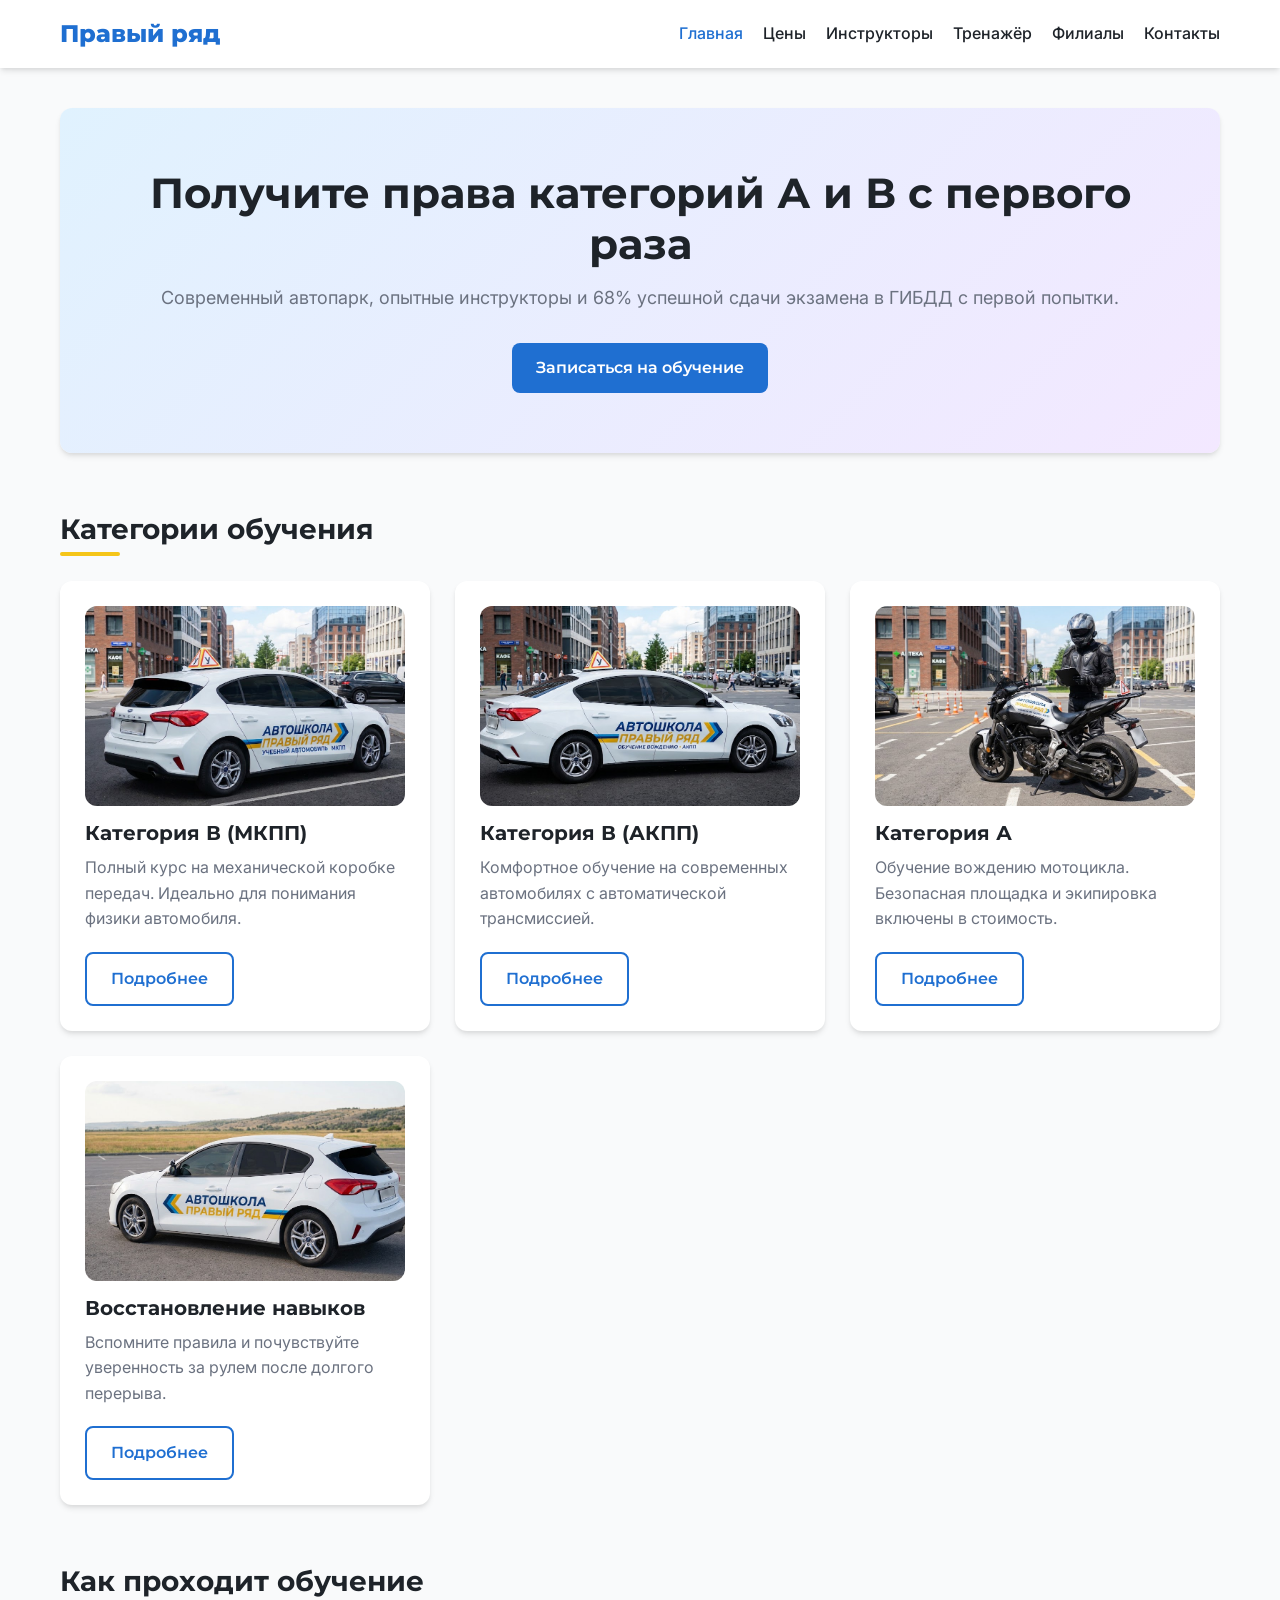
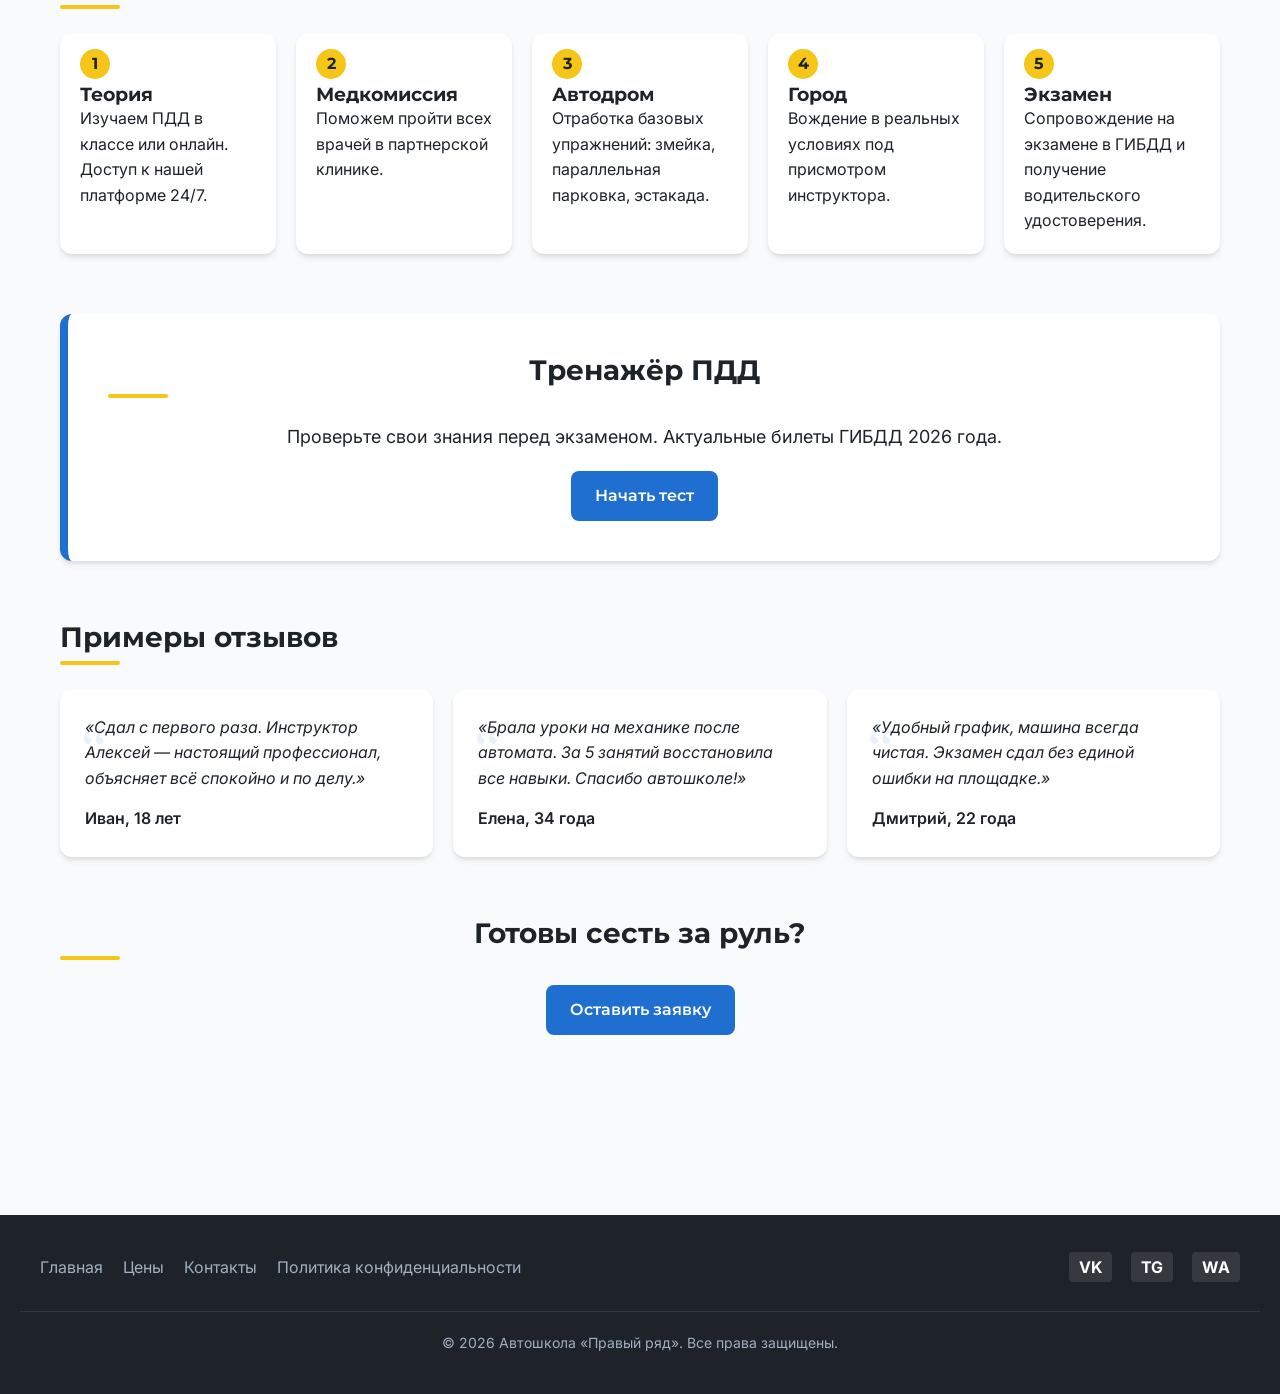
<file: index.html>
<!DOCTYPE html>
<html lang="ru">
<head>
    <meta charset="UTF-8">
    <meta name="viewport" content="width=device-width, initial-scale=1.0">
    <title>Автошкола «Правый ряд» — Обучение на категории А и В</title>
    <meta name="description" content="Обучение вождению категорий А и В. Скидка студентам 15% до 30 ноября.">
    
    <!-- Google tag (gtag.js) -->
    <script async src="https://www.googletagmanager.com/gtag/js?id=G-T5Z8GCK9BQ"></script>
    <script>
      window.dataLayer = window.dataLayer || [];
      function gtag(){dataLayer.push(arguments);}
      gtag('js', new Date());
      gtag('config', 'G-T5Z8GCK9BQ');
    </script>

    <link rel="stylesheet" href="css/style.css">
    <script src="js/utm.js" defer></script>
    <script src="js/analytics.js" defer></script>
</head>
<body>

    <!-- Шапка -->
    <header>
        <div class="header-inner">
            <a href="index.html" class="logo">Правый ряд</a>
            <nav>
                <ul class="nav-list">
                    <li><a href="index.html" class="active">Главная</a></li>
                    <li><a href="prices.html">Цены</a></li>
                    <li><a href="instructors.html">Инструкторы</a></li>
                    <li><a href="pdd-test.html">Тренажёр</a></li>
                    <li><a href="branches.html">Филиалы</a></li>
                    <li><a href="contacts.html">Контакты</a></li>
                </ul>
            </nav>
        </div>
    </header>

    <main class="container">
        
        <!-- Первый экран -->
        <section class="hero">
            <h1>Получите права категорий А и В с первого раза</h1>
            <p>Современный автопарк, опытные инструкторы и 68% успешной сдачи экзамена в ГИБДД с первой попытки.</p>
            <a href="contacts.html" class="btn btn-primary" data-event="cta_click" data-button-name="hero_btn">Записаться на обучение</a>
        </section>

        <!-- Категории -->
        <section class="categories">
            <h2>Категории обучения</h2>
            <div class="cards-grid">
                <div class="card" data-event="view_category" data-category="b_manual">
                    <img src="img/category-b-manual.jpg" alt="Категория В (МКПП)" style="margin-bottom: 15px; height: 200px; object-fit: cover;">
                    <h3>Категория В (МКПП)</h3>
                    <p>Полный курс на механической коробке передач. Идеально для понимания физики автомобиля.</p>
                    <a href="prices.html" class="btn btn-outline">Подробнее</a>
                </div>
                <div class="card" data-event="view_category" data-category="b_auto">
                    <img src="img/category-b-auto.jpg" alt="Категория В (АКПП)" style="margin-bottom: 15px; height: 200px; object-fit: cover;">
                    <h3>Категория В (АКПП)</h3>
                    <p>Комфортное обучение на современных автомобилях с автоматической трансмиссией.</p>
                    <a href="prices.html" class="btn btn-outline">Подробнее</a>
                </div>
                <div class="card" data-event="view_category" data-category="a_moto">
                    <img src="img/category-a-moto.jpg" alt="Категория А" style="margin-bottom: 15px; height: 200px; object-fit: cover;">
                    <h3>Категория А</h3>
                    <p>Обучение вождению мотоцикла. Безопасная площадка и экипировка включены в стоимость.</p>
                    <a href="prices.html" class="btn btn-outline">Подробнее</a>
                </div>
                <div class="card" data-event="view_category" data-category="refresh">
                    <img src="img/category-refresh.jpg" alt="Восстановление навыков" style="margin-bottom: 15px; height: 200px; object-fit: cover;">
                    <h3>Восстановление навыков</h3>
                    <p>Вспомните правила и почувствуйте уверенность за рулем после долгого перерыва.</p>
                    <a href="prices.html" class="btn btn-outline">Подробнее</a>
                </div>
            </div>
        </section>

        <!-- Как проходит обучение -->
        <section class="how-it-works">
            <h2>Как проходит обучение</h2>
            <div class="steps">
                <div class="step-item">
                    <h3>Теория</h3>
                    <p>Изучаем ПДД в классе или онлайн. Доступ к нашей платформе 24/7.</p>
                </div>
                <div class="step-item">
                    <h3>Медкомиссия</h3>
                    <p>Поможем пройти всех врачей в партнерской клинике.</p>
                </div>
                <div class="step-item">
                    <h3>Автодром</h3>
                    <p>Отработка базовых упражнений: змейка, параллельная парковка, эстакада.</p>
                </div>
                <div class="step-item">
                    <h3>Город</h3>
                    <p>Вождение в реальных условиях под присмотром инструктора.</p>
                </div>
                <div class="step-item">
                    <h3>Экзамен</h3>
                    <p>Сопровождение на экзамене в ГИБДД и получение водительского удостоверения.</p>
                </div>
            </div>
        </section>

        <!-- Тренажер ПДД -->
        <section class="trainer">
            <h2>Тренажёр ПДД</h2>
            <p>Проверьте свои знания перед экзаменом. Актуальные билеты ГИБДД 2026 года.</p>
            <a href="pdd-test.html" class="btn btn-primary" data-event="pdd_test_start" data-page_section="main">Начать тест</a>
        </section>

        <!-- Отзывы -->
        <section class="reviews">
            <h2>Примеры отзывов</h2>
            <div class="reviews-list">
                <div class="review">
                    <p>«Сдал с первого раза. Инструктор Алексей — настоящий профессионал, объясняет всё спокойно и по делу.»</p>
                    <div class="review-author">Иван, 18 лет</div>
                </div>
                <div class="review">
                    <p>«Брала уроки на механике после автомата. За 5 занятий восстановила все навыки. Спасибо автошколе!»</p>
                    <div class="review-author">Елена, 34 года</div>
                </div>
                <div class="review">
                    <p>«Удобный график, машина всегда чистая. Экзамен сдал без единой ошибки на площадке.»</p>
                    <div class="review-author">Дмитрий, 22 года</div>
                </div>
            </div>
        </section>

        <!-- Повторный призыв -->
        <section class="cta-bottom" style="text-align: center; margin-top: 40px;">
            <h2>Готовы сесть за руль?</h2>
            <a href="contacts.html" class="btn btn-primary" data-event="cta_click" data-button-name="bottom_btn">Оставить заявку</a>
        </section>

    </main>

    <!-- Подвал -->
    <footer>
        <div class="footer-inner">
            <div class="footer-nav">
                <a href="index.html">Главная</a>
                <a href="prices.html">Цены</a>
                <a href="contacts.html">Контакты</a>
                <a href="privacy.html">Политика конфиденциальности</a>
            </div>
            <div class="social-icons">
                <a href="https://vk.com/pravy_ryad" target="_blank" data-event="social_click" data-page_section="footer">VK</a>
                <a href="https://t.me/pravy_ryad" target="_blank" data-event="social_click" data-page_section="footer">TG</a>
                <a href="https://wa.me/79991234567" target="_blank" data-event="social_click" data-page_section="footer">WA</a>
            </div>
        </div>
        <div class="footer-bottom">
            &copy; 2026 Автошкола «Правый ряд». Все права защищены.
        </div>
    </footer>

</body>
</html>
</file>
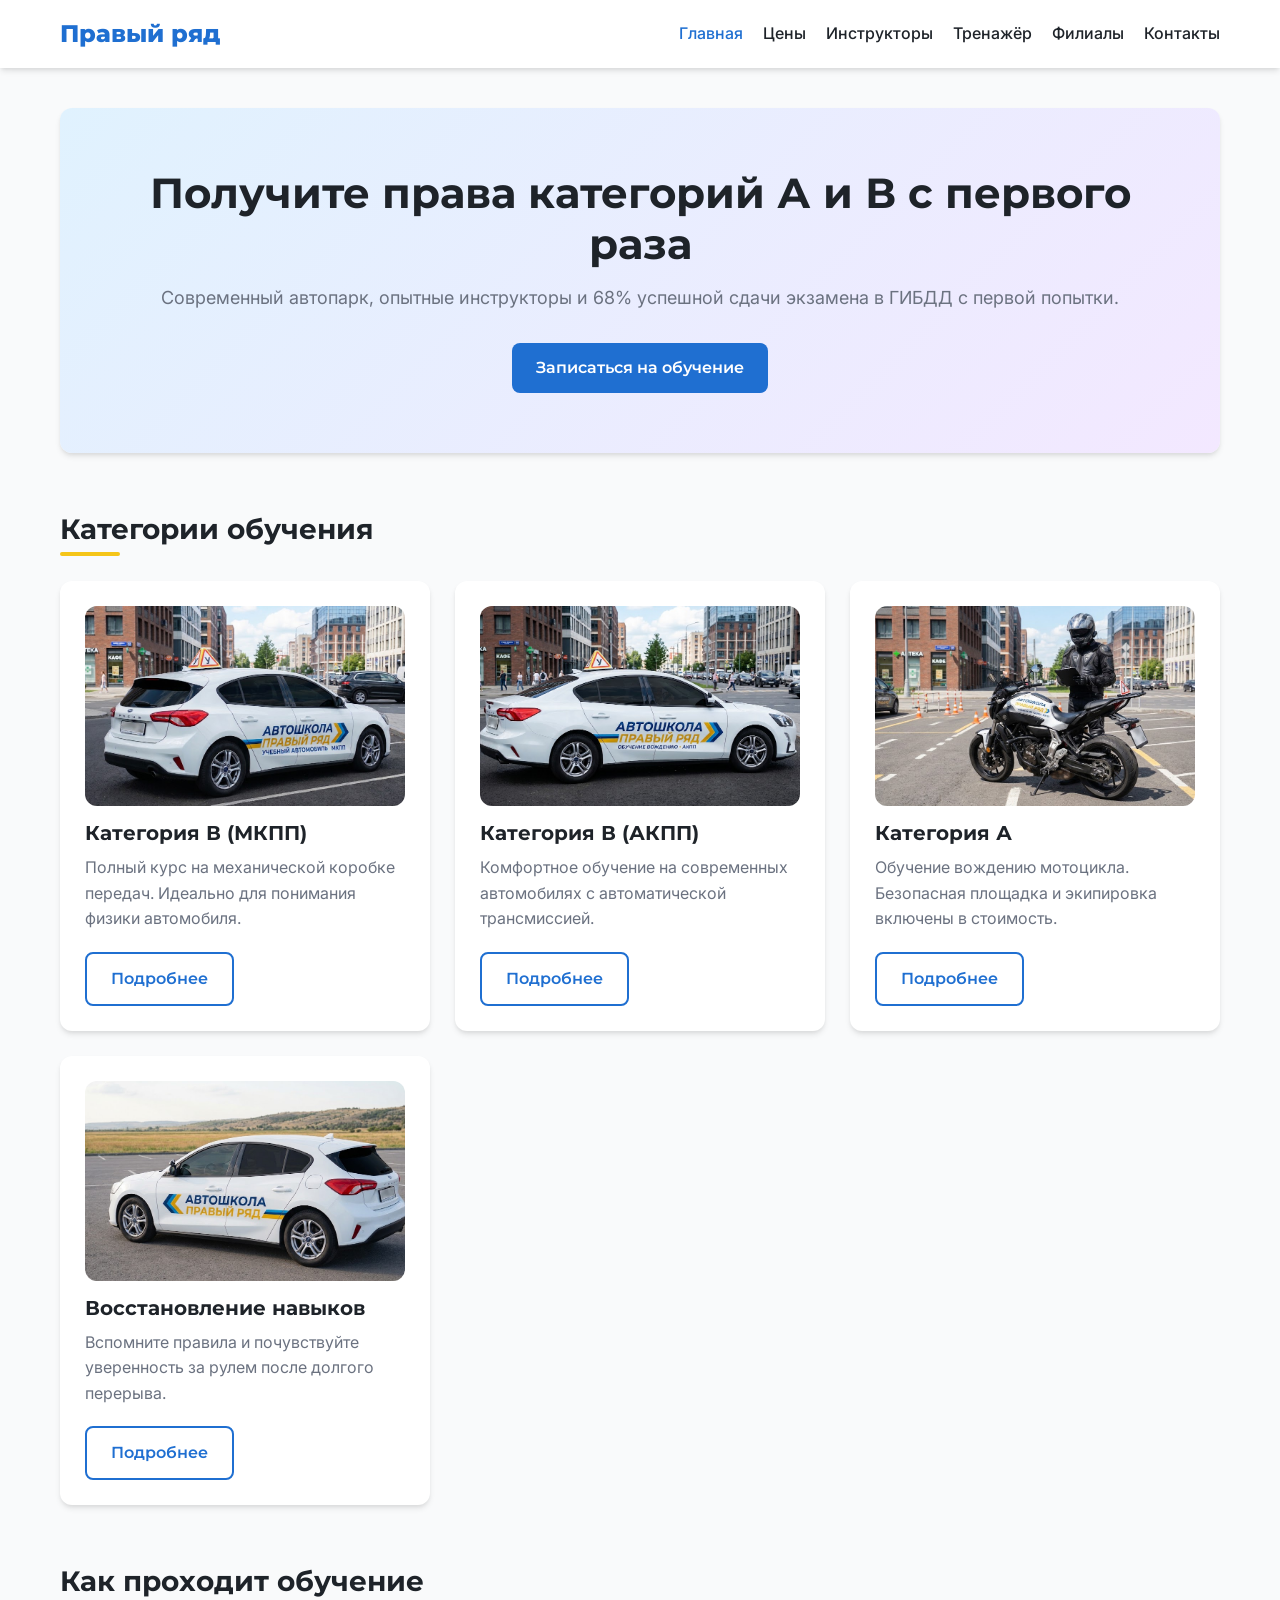
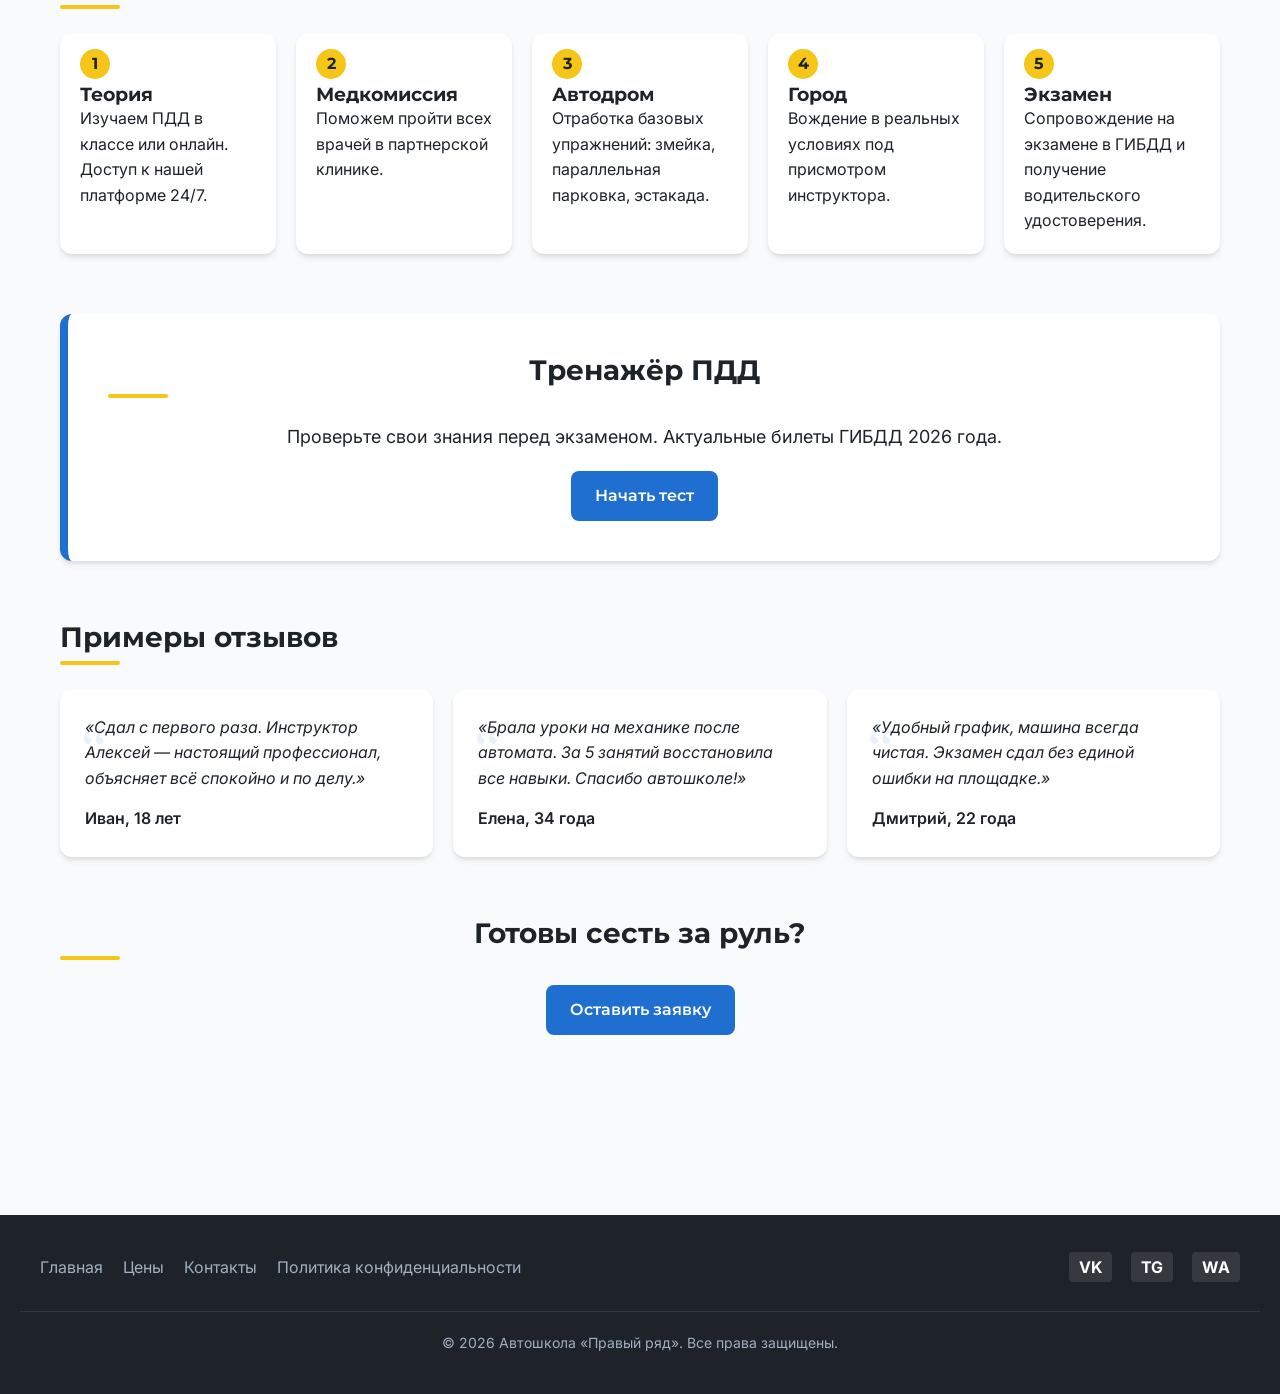
<file: pages/index.html>
<!DOCTYPE html>
<html lang="ru">
<head>
    <meta charset="UTF-8">
    <meta name="viewport" content="width=device-width, initial-scale=1.0">
    <title>Автошкола «Правый ряд» — Обучение на категории А и В</title>
    <meta name="description" content="Обучение вождению категорий А и В. Скидка студентам 15% до 30 ноября.">
    
    <!-- Google tag (gtag.js) -->
    <script async src="https://www.googletagmanager.com/gtag/js?id=G-T5Z8GCK9BQ"></script>
    <script>
      window.dataLayer = window.dataLayer || [];
      function gtag(){dataLayer.push(arguments);}
      gtag('js', new Date());
      gtag('config', 'G-T5Z8GCK9BQ');
    </script>

    <link rel="stylesheet" href="../css/style.css">
    <script src="../js/utm.js" defer></script>
    <script src="../js/analytics.js" defer></script>
</head>
<body>

    <!-- Шапка -->
    <header>
        <div class="header-inner">
            <a href="index.html" class="logo">Правый ряд</a>
            <nav>
                <ul class="nav-list">
                    <li><a href="index.html" class="active">Главная</a></li>
                    <li><a href="prices.html">Цены</a></li>
                    <li><a href="instructors.html">Инструкторы</a></li>
                    <li><a href="pdd-test.html">Тренажёр</a></li>
                    <li><a href="branches.html">Филиалы</a></li>
                    <li><a href="contacts.html">Контакты</a></li>
                </ul>
            </nav>
        </div>
    </header>

    <main class="container">
        
        <!-- Первый экран -->
        <section class="hero">
            <h1>Получите права категорий А и В с первого раза</h1>
            <p>Современный автопарк, опытные инструкторы и 68% успешной сдачи экзамена в ГИБДД с первой попытки.</p>
            <a href="contacts.html" class="btn btn-primary" data-event="cta_click" data-button-name="hero_btn">Записаться на обучение</a>
        </section>

        <!-- Категории -->
        <section class="categories">
            <h2>Категории обучения</h2>
            <div class="cards-grid">
                <div class="card" data-event="view_category" data-category="b_manual">
                    <img src="../img/category-b-manual.jpg" alt="Категория В (МКПП)" style="margin-bottom: 15px; height: 200px; object-fit: cover;">
                    <h3>Категория В (МКПП)</h3>
                    <p>Полный курс на механической коробке передач. Идеально для понимания физики автомобиля.</p>
                    <a href="prices.html" class="btn btn-outline">Подробнее</a>
                </div>
                <div class="card" data-event="view_category" data-category="b_auto">
                    <img src="../img/category-b-auto.jpg" alt="Категория В (АКПП)" style="margin-bottom: 15px; height: 200px; object-fit: cover;">
                    <h3>Категория В (АКПП)</h3>
                    <p>Комфортное обучение на современных автомобилях с автоматической трансмиссией.</p>
                    <a href="prices.html" class="btn btn-outline">Подробнее</a>
                </div>
                <div class="card" data-event="view_category" data-category="a_moto">
                    <img src="../img/category-a-moto.jpg" alt="Категория А" style="margin-bottom: 15px; height: 200px; object-fit: cover;">
                    <h3>Категория А</h3>
                    <p>Обучение вождению мотоцикла. Безопасная площадка и экипировка включены в стоимость.</p>
                    <a href="prices.html" class="btn btn-outline">Подробнее</a>
                </div>
                <div class="card" data-event="view_category" data-category="refresh">
                    <img src="../img/category-refresh.jpg" alt="Восстановление навыков" style="margin-bottom: 15px; height: 200px; object-fit: cover;">
                    <h3>Восстановление навыков</h3>
                    <p>Вспомните правила и почувствуйте уверенность за рулем после долгого перерыва.</p>
                    <a href="prices.html" class="btn btn-outline">Подробнее</a>
                </div>
            </div>
        </section>

        <!-- Как проходит обучение -->
        <section class="how-it-works">
            <h2>Как проходит обучение</h2>
            <div class="steps">
                <div class="step-item">
                    <h3>Теория</h3>
                    <p>Изучаем ПДД в классе или онлайн. Доступ к нашей платформе 24/7.</p>
                </div>
                <div class="step-item">
                    <h3>Медкомиссия</h3>
                    <p>Поможем пройти всех врачей в партнерской клинике.</p>
                </div>
                <div class="step-item">
                    <h3>Автодром</h3>
                    <p>Отработка базовых упражнений: змейка, параллельная парковка, эстакада.</p>
                </div>
                <div class="step-item">
                    <h3>Город</h3>
                    <p>Вождение в реальных условиях под присмотром инструктора.</p>
                </div>
                <div class="step-item">
                    <h3>Экзамен</h3>
                    <p>Сопровождение на экзамене в ГИБДД и получение водительского удостоверения.</p>
                </div>
            </div>
        </section>

        <!-- Тренажер ПДД -->
        <section class="trainer">
            <h2>Тренажёр ПДД</h2>
            <p>Проверьте свои знания перед экзаменом. Актуальные билеты ГИБДД 2026 года.</p>
            <a href="pdd-test.html" class="btn btn-primary" data-event="pdd_test_start" data-page_section="main">Начать тест</a>
        </section>

        <!-- Отзывы -->
        <section class="reviews">
            <h2>Примеры отзывов</h2>
            <div class="reviews-list">
                <div class="review">
                    <p>«Сдал с первого раза. Инструктор Алексей — настоящий профессионал, объясняет всё спокойно и по делу.»</p>
                    <div class="review-author">Иван, 18 лет</div>
                </div>
                <div class="review">
                    <p>«Брала уроки на механике после автомата. За 5 занятий восстановила все навыки. Спасибо автошколе!»</p>
                    <div class="review-author">Елена, 34 года</div>
                </div>
                <div class="review">
                    <p>«Удобный график, машина всегда чистая. Экзамен сдал без единой ошибки на площадке.»</p>
                    <div class="review-author">Дмитрий, 22 года</div>
                </div>
            </div>
        </section>

        <!-- Повторный призыв -->
        <section class="cta-bottom" style="text-align: center; margin-top: 40px;">
            <h2>Готовы сесть за руль?</h2>
            <a href="contacts.html" class="btn btn-primary" data-event="cta_click" data-button-name="bottom_btn">Оставить заявку</a>
        </section>

    </main>

    <!-- Подвал -->
    <footer>
        <div class="footer-inner">
            <div class="footer-nav">
                <a href="index.html">Главная</a>
                <a href="prices.html">Цены</a>
                <a href="contacts.html">Контакты</a>
                <a href="privacy.html">Политика конфиденциальности</a>
            </div>
            <div class="social-icons">
                <a href="https://vk.com/pravy_ryad" target="_blank" data-event="social_click" data-page_section="footer">VK</a>
                <a href="https://t.me/pravy_ryad" target="_blank" data-event="social_click" data-page_section="footer">TG</a>
                <a href="https://wa.me/79991234567" target="_blank" data-event="social_click" data-page_section="footer">WA</a>
            </div>
        </div>
        <div class="footer-bottom">
            &copy; 2026 Автошкола «Правый ряд». Все права защищены.
        </div>
    </footer>

</body>
</html>
</file>
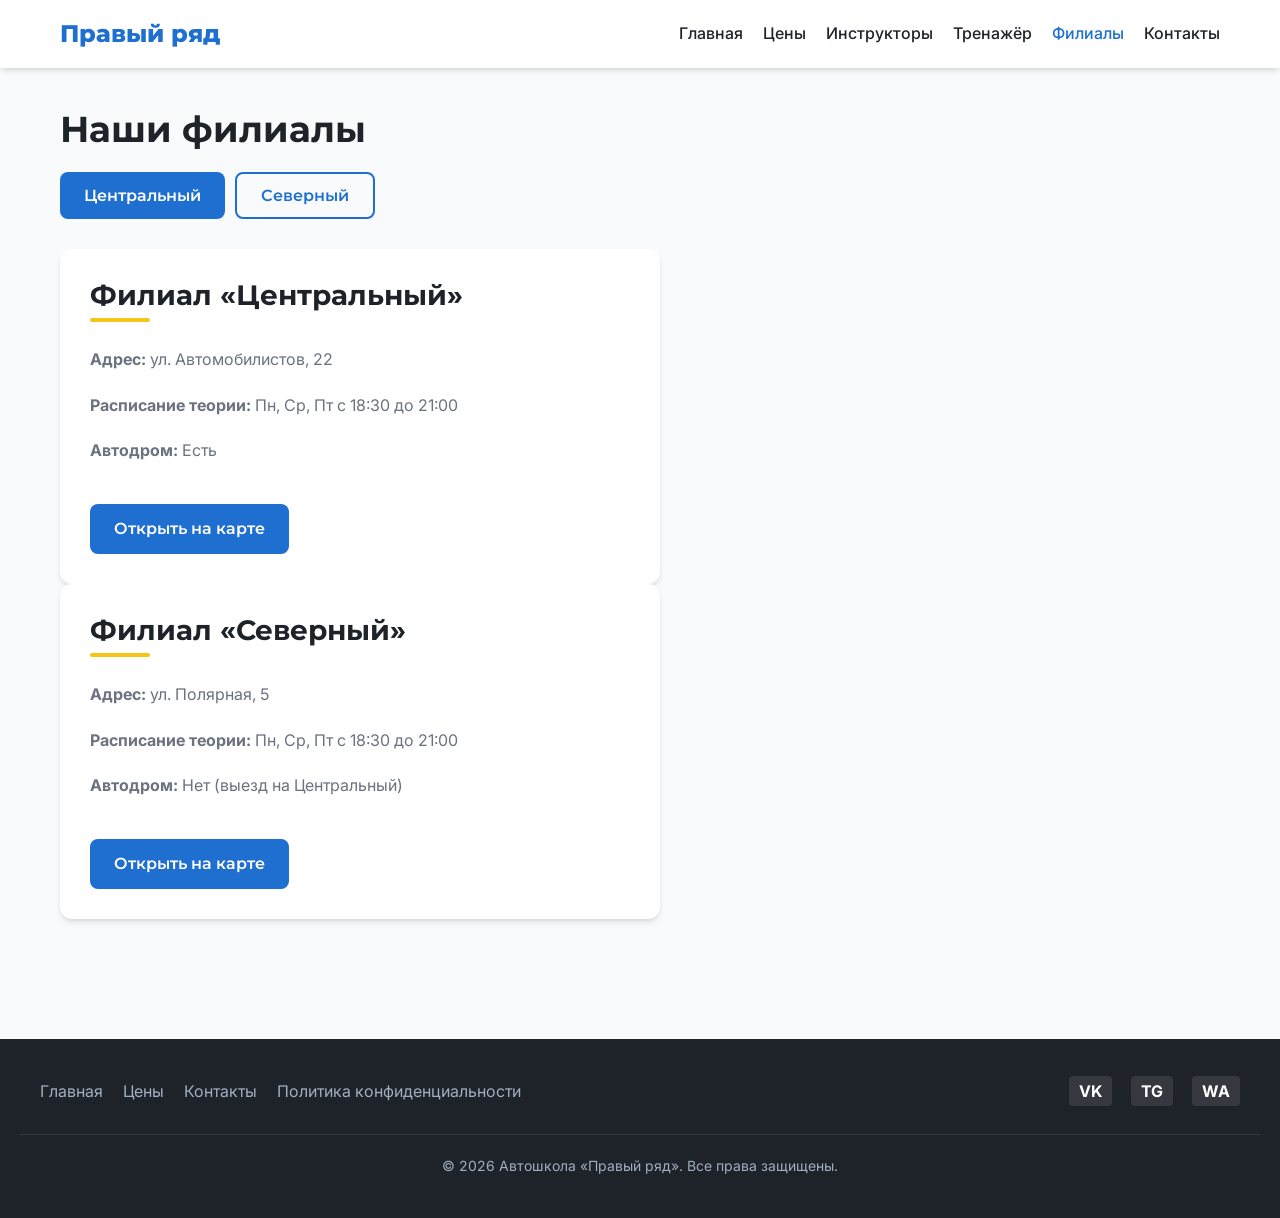
<file: branches.html>
<!DOCTYPE html>
<html lang="ru">
<head>
    <meta charset="UTF-8">
    <meta name="viewport" content="width=device-width, initial-scale=1.0">
    <title>Филиалы — Автошкола «Правый ряд»</title>
    <meta name="description" content="Адреса филиалов автошколы «Правый ряд», расписание теории и автодром.">
    
    <script async src="https://www.googletagmanager.com/gtag/js?id=G-T5Z8GCK9BQ"></script>
    <script>
      window.dataLayer = window.dataLayer || [];
      function gtag(){dataLayer.push(arguments);}
      gtag('js', new Date());
      gtag('config', 'G-T5Z8GCK9BQ');
    </script>

    <link rel="stylesheet" href="css/style.css">
    <script src="js/utm.js" defer></script>
    <script src="js/analytics.js" defer></script>
</head>
<body>
    <header>
        <div class="header-inner">
            <a href="index.html" class="logo">Правый ряд</a>
            <nav>
                <ul class="nav-list">
                    <li><a href="index.html">Главная</a></li>
                    <li><a href="prices.html">Цены</a></li>
                    <li><a href="instructors.html">Инструкторы</a></li>
                    <li><a href="pdd-test.html">Тренажёр</a></li>
                    <li><a href="branches.html" class="active">Филиалы</a></li>
                    <li><a href="contacts.html">Контакты</a></li>
                </ul>
            </nav>
        </div>
    </header>

    <main class="container">
        <h1>Наши филиалы</h1>
        <div class="filters" style="margin-bottom: 30px; display: flex; gap: 10px;">
            <button class="btn btn-primary branch-btn active" data-branch="center" data-event="branch_select" data-branch-name="center">Центральный</button>
            <button class="btn btn-outline branch-btn" data-branch="north" data-event="branch_select" data-branch-name="north">Северный</button>
        </div>

        <div id="branch-content">
            <div id="center" class="branch-info card" style="padding: 30px; max-width: 600px;">
                <h2>Филиал «Центральный»</h2>
                <p><strong>Адрес:</strong> ул. Автомобилистов, 22</p>
                <p><strong>Расписание теории:</strong> Пн, Ср, Пт с 18:30 до 21:00</p>
                <p><strong>Автодром:</strong> Есть</p>
                <a href="https://yandex.ru/maps/?text=Москва, ул. Автомобилистов, 22" target="_blank" class="btn btn-primary" data-event="map_open" data-branch="center" style="margin-top: 20px;">Открыть на карте</a>
            </div>
            <div id="north" class="branch-info card hidden" style="padding: 30px; max-width: 600px;">
                <h2>Филиал «Северный»</h2>
                <p><strong>Адрес:</strong> ул. Полярная, 5</p>
                <p><strong>Расписание теории:</strong> Пн, Ср, Пт с 18:30 до 21:00</p>
                <p><strong>Автодром:</strong> Нет (выезд на Центральный)</p>
                <a href="https://yandex.ru/maps/?text=Москва, ул. Полярная, 5" target="_blank" class="btn btn-primary" data-event="map_open" data-branch="north" style="margin-top: 20px;">Открыть на карте</a>
            </div>
        </div>
    </main>

    <footer>
        <div class="footer-inner">
            <div class="footer-nav">
                <a href="index.html">Главная</a>
                <a href="prices.html">Цены</a>
                <a href="contacts.html">Контакты</a>
                <a href="privacy.html">Политика конфиденциальности</a>
            </div>
            <div class="social-icons">
                <a href="https://vk.com/pravy_ryad" target="_blank" data-event="social_click" data-page_section="footer">VK</a>
                <a href="https://t.me/pravy_ryad" target="_blank" data-event="social_click" data-page_section="footer">TG</a>
                <a href="https://wa.me/79991234567" target="_blank" data-event="social_click" data-page_section="footer">WA</a>
            </div>
        </div>
        <div class="footer-bottom">
            &copy; 2026 Автошкола «Правый ряд». Все права защищены.
        </div>
    </footer>

    <script>
        document.addEventListener('DOMContentLoaded', () => {
            const branchBtns = document.querySelectorAll('.branch-btn');
            const centerDiv = document.getElementById('center');
            const northDiv = document.getElementById('north');
            branchBtns.forEach(btn => {
                btn.addEventListener('click', () => {
                    branchBtns.forEach(b => { b.classList.remove('active', 'btn-primary'); b.classList.add('btn-outline'); });
                    btn.classList.remove('btn-outline');
                    btn.classList.add('active', 'btn-primary');
                    const branch = btn.dataset.branch;
                    if (branch === 'center') {
                        centerDiv.classList.remove('hidden');
                        northDiv.classList.add('hidden');
                    } else {
                        centerDiv.classList.add('hidden');
                        northDiv.classList.remove('hidden');
                    }
                });
            });
        });
    </script>
</body>
</html>
</file>
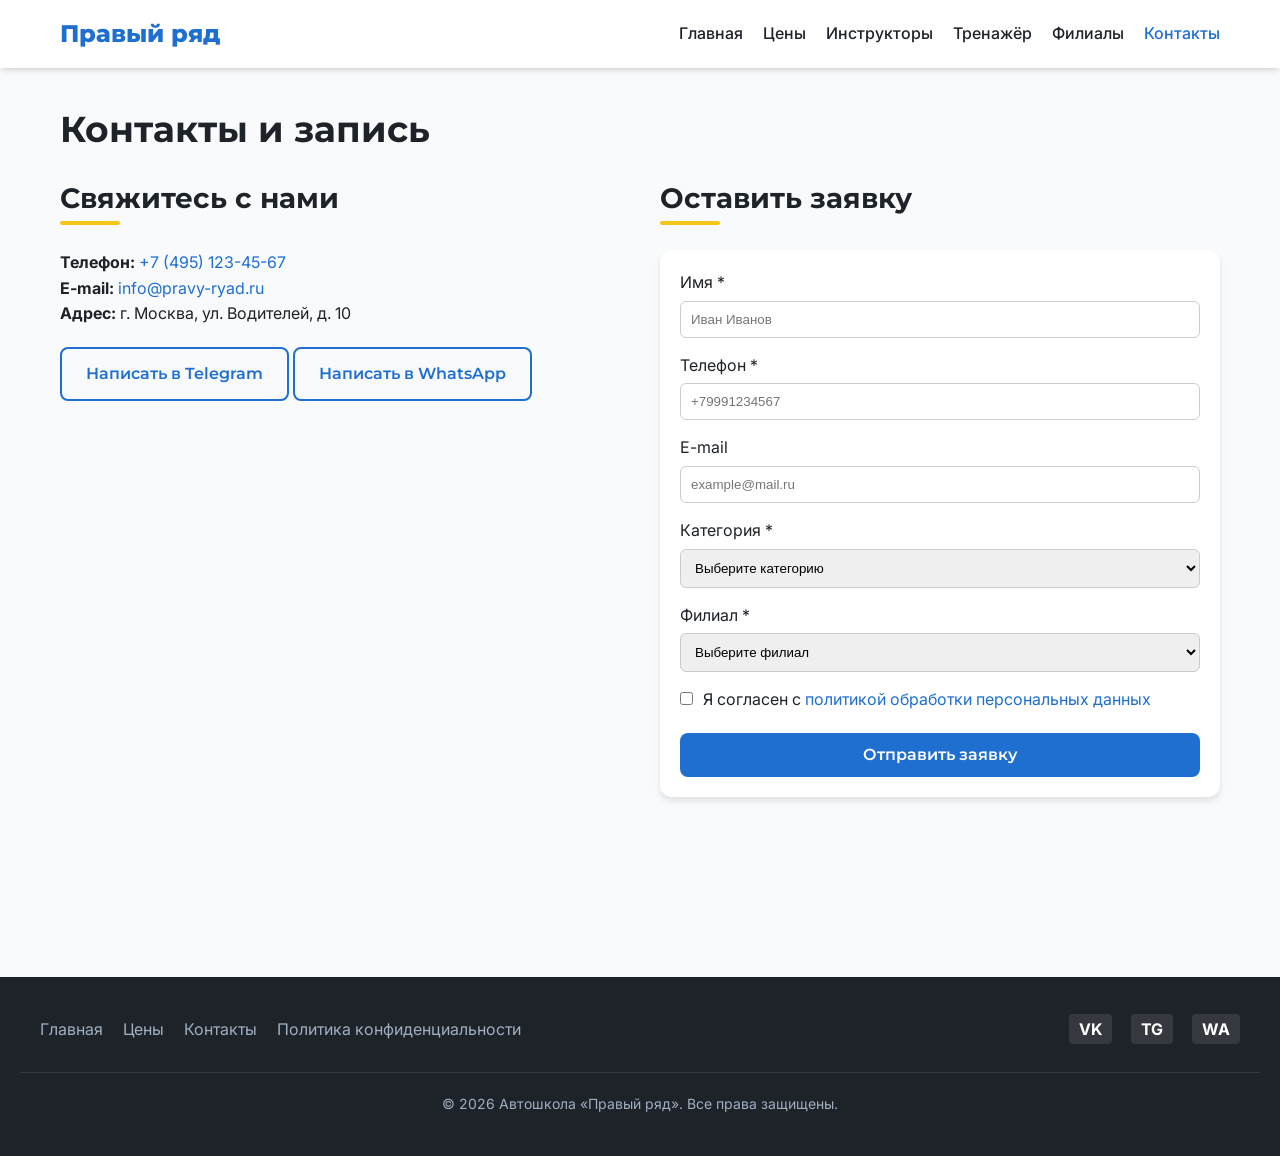
<file: contacts.html>
<!DOCTYPE html>
<html lang="ru">
<head>
    <meta charset="UTF-8">
    <meta name="viewport" content="width=device-width, initial-scale=1.0">
    <title>Контакты — Автошкола "Правый ряд"</title>
    <meta name="description" content="Запись на обучение в автошколу «Правый ряд». Контакты, телефоны, мессенджеры.">
    
    <link rel="stylesheet" href="css/style.css">
    
    <!-- Google tag (gtag.js) -->
    <script async src="https://www.googletagmanager.com/gtag/js?id=G-T5Z8GCK9BQ"></script>
    <script>
      window.dataLayer = window.dataLayer || [];
      function gtag(){dataLayer.push(arguments);}
      gtag('js', new Date());
      gtag('config', 'G-T5Z8GCK9BQ');
    </script>
    
    <script src="js/utm.js" defer></script>
    <script src="js/analytics.js" defer></script>
</head>
<body>

    <!-- Шапка -->
    <header>
        <div class="header-inner">
            <a href="index.html" class="logo">Правый ряд</a>
            <nav>
                <ul class="nav-list">
                    <li><a href="index.html">Главная</a></li>
                    <li><a href="prices.html">Цены</a></li>
                    <li><a href="instructors.html">Инструкторы</a></li>
                    <li><a href="pdd-test.html">Тренажёр</a></li>
                    <li><a href="branches.html">Филиалы</a></li>
                    <li><a href="contacts.html" class="active">Контакты</a></li>
                </ul>
            </nav>
        </div>
    </header>

    <main class="container">
        <h1>Контакты и запись</h1>

        <div class="contacts-grid" style="display: grid; grid-template-columns: 1fr 1fr; gap: 40px; margin-top: 30px;">
            <section class="contact-info">
                <h2>Свяжитесь с нами</h2>
                <p><strong>Телефон:</strong> <a href="tel:+74951234567" data-event="contact_click" data-contact_type="phone">+7 (495) 123-45-67</a></p>
                <p><strong>E-mail:</strong> <a href="mailto:info@pravy-ryad.ru" data-event="contact_click" data-contact_type="email">info@pravy-ryad.ru</a></p>
                <p><strong>Адрес:</strong> г. Москва, ул. Водителей, д. 10</p>
                
                <div class="messenger-buttons" style="margin-top: 20px;">
                    <a href="https://t.me/pravy_ryad_bot" target="_blank" class="btn btn-outline" data-event="messenger_click" data-messenger="telegram" style="margin-bottom: 10px;">Написать в Telegram</a>
                    <a href="https://wa.me/74951234567" target="_blank" class="btn btn-outline" data-event="messenger_click" data-messenger="whatsapp">Написать в WhatsApp</a>
                </div>
            </section>

            <section class="contact-form-section">
                <h2>Оставить заявку</h2>
                <form id="contact-form" novalidate style="background: #fff; padding: 20px; border-radius: 12px; box-shadow: 0 4px 6px rgba(0,0,0,0.1);">
                    <input type="hidden" name="request_id" id="request_id">
                    <input type="hidden" name="utm_source" id="utm_source">
                    <input type="hidden" name="utm_medium" id="utm_medium">
                    <input type="hidden" name="utm_campaign" id="utm_campaign">
                    <input type="hidden" name="utm_content" id="utm_content">

                    <div class="form-group" style="margin-bottom: 15px;">
                        <label for="name" style="display: block; margin-bottom: 5px;">Имя *</label>
                        <input type="text" id="name" name="name" required minlength="2" maxlength="60" placeholder="Иван Иванов" style="width: 100%; padding: 10px; border: 1px solid #ccc; border-radius: 6px;">
                        <small class="error-text" id="error-name" style="color: red;"></small>
                    </div>

                    <div class="form-group" style="margin-bottom: 15px;">
                        <label for="phone" style="display: block; margin-bottom: 5px;">Телефон *</label>
                        <input type="tel" id="phone" name="phone" required placeholder="+79991234567" style="width: 100%; padding: 10px; border: 1px solid #ccc; border-radius: 6px;">
                        <small class="error-text" id="error-phone" style="color: red;"></small>
                    </div>

                    <div class="form-group" style="margin-bottom: 15px;">
                        <label for="email" style="display: block; margin-bottom: 5px;">E-mail</label>
                        <input type="email" id="email" name="email" placeholder="example@mail.ru" style="width: 100%; padding: 10px; border: 1px solid #ccc; border-radius: 6px;">
                        <small class="error-text" id="error-email" style="color: red;"></small>
                    </div>

                    <div class="form-group" style="margin-bottom: 15px;">
                        <label for="category" style="display: block; margin-bottom: 5px;">Категория *</label>
                        <select id="category" name="category" required style="width: 100%; padding: 10px; border: 1px solid #ccc; border-radius: 6px;">
                            <option value="" disabled selected>Выберите категорию</option>
                            <option value="b_manual">B (МКПП)</option>
                            <option value="b_auto">B (АКПП)</option>
                            <option value="a_moto">A (мотоцикл)</option>
                            <option value="refresh">Восстановление навыков</option>
                        </select>
                        <small class="error-text" id="error-category" style="color: red;"></small>
                    </div>

                    <div class="form-group" style="margin-bottom: 15px;">
                        <label for="branch" style="display: block; margin-bottom: 5px;">Филиал *</label>
                        <select id="branch" name="branch" required style="width: 100%; padding: 10px; border: 1px solid #ccc; border-radius: 6px;">
                            <option value="" disabled selected>Выберите филиал</option>
                            <option value="center">Центральный</option>
                            <option value="north">Северный</option>
                        </select>
                        <small class="error-text" id="error-branch" style="color: red;"></small>
                    </div>

                    <div class="form-group checkbox-group" style="margin-bottom: 20px;">
                        <label class="checkbox-label" style="display: flex; gap: 10px; align-items: flex-start;">
                            <input type="checkbox" id="consent" name="consent" required style="margin-top: 5px;">
                            <span>Я согласен с <a href="privacy.html" target="_blank">политикой обработки персональных данных</a></span>
                        </label>
                        <small class="error-text" id="error-consent" style="color: red;"></small>
                    </div>

                    <button type="submit" class="btn btn-primary" id="submit-btn" style="width: 100%;">Отправить заявку</button>
                </form>
            </section>
        </div>
    </main>

    <!-- Подвал -->
    <footer>
        <div class="footer-inner">
            <div class="footer-nav">
                <a href="index.html">Главная</a>
                <a href="prices.html">Цены</a>
                <a href="contacts.html">Контакты</a>
                <a href="privacy.html">Политика конфиденциальности</a>
            </div>
            <div class="social-icons">
                <a href="https://vk.com/pravy_ryad" target="_blank" data-event="social_click" data-page_section="footer">VK</a>
                <a href="https://t.me/pravy_ryad" target="_blank" data-event="social_click" data-page_section="footer">TG</a>
                <a href="https://wa.me/79991234567" target="_blank" data-event="social_click" data-page_section="footer">WA</a>
            </div>
        </div>
        <div class="footer-bottom">
            &copy; 2026 Автошкола «Правый ряд». Все права защищены.
        </div>
    </footer>

    <!-- Логика формы -->
    <script>
        function generateRequestId() {
            return 'REQ-' + crypto.randomUUID().toUpperCase();
        }

        function validatePhone(phone) {
            const regex = /^\+7\d{10}$/;
            return regex.test(phone);
        }

        function clearErrors() {
            document.querySelectorAll('.error-text').forEach(el => el.textContent = '');
            document.querySelectorAll('.form-group').forEach(el => el.classList.remove('error'));
        }

        function setError(fieldId, message) {
            const field = document.getElementById(fieldId);
            const errorEl = document.getElementById('error-' + fieldId);
            if (field) field.closest('.form-group').classList.add('error');
            if (errorEl) errorEl.textContent = message;
        }

        function populateUtmFields() {
            const fields = ['utm_source', 'utm_medium', 'utm_campaign', 'utm_content'];
            fields.forEach(key => {
                const value = sessionStorage.getItem(key);
                if (value) {
                    document.getElementById(key).value = value;
                }
            });
        }

        document.addEventListener('DOMContentLoaded', () => {
            document.getElementById('request_id').value = generateRequestId();
            populateUtmFields();

            const form = document.getElementById('contact-form');
            const submitBtn = document.getElementById('submit-btn');

            form.addEventListener('submit', async (e) => {
                e.preventDefault();
                clearErrors();

                const formData = new FormData(form);
                const data = Object.fromEntries(formData.entries());

                // Клиентская валидация
                let hasError = false;
                if (data.name.length < 2 || data.name.length > 60) {
                    setError('name', 'Имя должно содержать от 2 до 60 символов');
                    hasError = true;
                }
                if (!validatePhone(data.phone)) {
                    setError('phone', 'Введите телефон в формате +79991234567');
                    hasError = true;
                }
                if (data.email && !/^[^\s@]+@[^\s@]+\.[^\s@]+$/.test(data.email)) {
                    setError('email', 'Введите корректный E-mail');
                    hasError = true;
                }
                if (!data.consent) {
                    setError('consent', 'Необходимо дать согласие');
                    hasError = true;
                }

                if (hasError) {
                    if (typeof gtag === 'function') {
                        gtag('event', 'form_error', { field_name: 'validation', error_type: 'client' });
                    }
                    return;
                }

                submitBtn.disabled = true;
                const originalText = submitBtn.textContent;
                submitBtn.textContent = 'Отправка...';

                try {
                    // Преобразуем в FormData для отправки как application/x-www-form-urlencoded
                    const searchParams = new URLSearchParams(formData);
                    
                    // ВСТАВЬТЕ СЮДА ВАШ URL ИЗ APPS SCRIPT (который заканчивается на /exec)
                    const response = await fetch('https://script.google.com/macros/s/AKfycbyTuQTpgsg44n-exKzAmhtu9BzvebUUSm-yRRcsMUiA2Sy6278Mt2b3Gsi68gmmkKJAfQ/exec', {
                        method: 'POST',
                        headers: {
                            'Content-Type': 'application/x-www-form-urlencoded'
                        },
                        body: searchParams
                    });

                    const result = await response.json();

                    if (result.ok === true) {
                        if (typeof gtag === 'function') {
                            gtag('event', 'generate_lead', {
                                lead_category: data.category,
                                lead_source: data.utm_source || 'direct'
                            });
                        }
                        window.location.href = `thanks.html?request_id=${encodeURIComponent(data.request_id)}`;
                    } else {
                        alert(result.error || 'Произошла ошибка при отправке.');
                        if (typeof gtag === 'function') {
                            gtag('event', 'form_error', { field_name: 'server', error_type: 'server' });
                        }
                    }
                } catch (error) {
                    console.error(error);
                    alert('Ошибка сети. Проверьте подключение.');
                    if (typeof gtag === 'function') {
                        gtag('event', 'form_error', { field_name: 'network', error_type: 'server' });
                    }
                } finally {
                    submitBtn.disabled = false;
                    submitBtn.textContent = originalText;
                }
            });
        });
    </script>
</body>
</html>
</file>
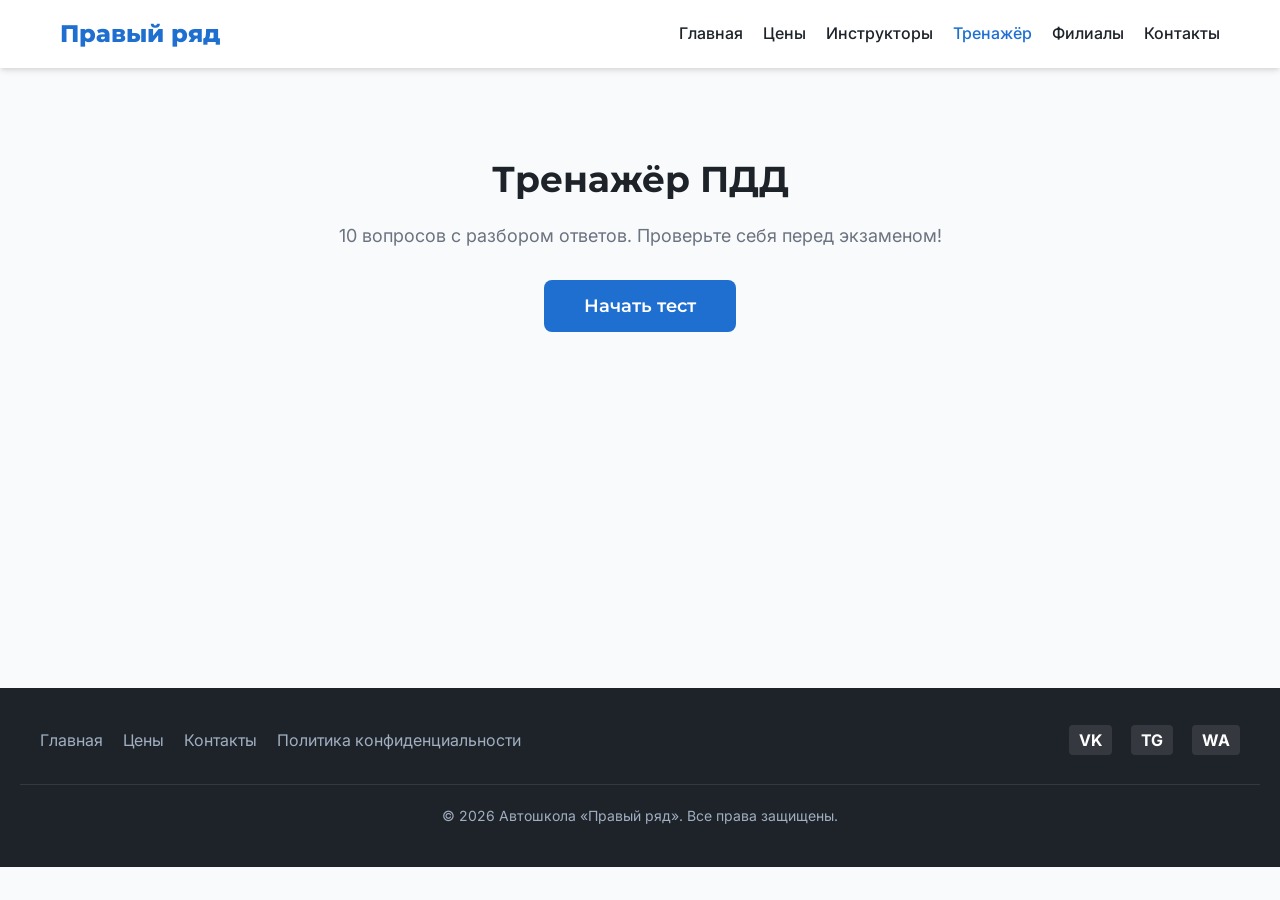
<file: pdd-test.html>
<!DOCTYPE html>
<html lang="ru">
<head>
    <meta charset="UTF-8">
    <meta name="viewport" content="width=device-width, initial-scale=1.0">
    <title>Тренажёр ПДД — Автошкола «Правый ряд»</title>
    <meta name="description" content="Проверьте знания ПДД перед экзаменом в ГИБДД. 10 вопросов с разбором ответов.">
    
    <!-- Google tag (gtag.js) -->
    <script async src="https://www.googletagmanager.com/gtag/js?id=G-T5Z8GCK9BQ"></script>
    <script>
      window.dataLayer = window.dataLayer || [];
      function gtag(){dataLayer.push(arguments);}
      gtag('js', new Date());
      gtag('config', 'G-T5Z8GCK9BQ');
    </script>

    <link rel="stylesheet" href="css/style.css">
    <script src="js/utm.js" defer></script>
    <script src="js/analytics.js" defer></script>
    
    <style>
        /* Дополнительные стили только для теста, чтобы не засорять основной CSS */
        .screen { display: none; }
        .screen.active { display: block; animation: fadeIn 0.5s; }
        .option-btn {
            display: block; width: 100%; text-align: left; padding: 15px;
            margin-bottom: 10px; background: #fff; border: 2px solid #e2e8f0;
            border-radius: 8px; cursor: pointer; font-size: 16px; transition: all 0.2s;
        }
        .option-btn:hover:not(.disabled) { border-color: var(--primary); background: #f0f7ff; }
        .option-btn.disabled { cursor: not-allowed; opacity: 0.7; }
        .option-btn.correct { border-color: #10b981; background: #ecfdf5; color: #065f46; font-weight: bold; }
        .option-btn.wrong { border-color: #ef4444; background: #fef2f2; color: #991b1b; }
        .hidden { display: none !important; }
        .explanation-box { background: #fffbeb; border-left: 4px solid #f59e0b; padding: 15px; margin-top: 20px; border-radius: 4px; }
        @keyframes fadeIn { from { opacity: 0; transform: translateY(10px); } to { opacity: 1; transform: translateY(0); } }
    </style>
</head>
<body>

    <!-- Шапка -->
    <header>
        <div class="header-inner">
            <a href="index.html" class="logo">Правый ряд</a>
            <nav>
                <ul class="nav-list">
                    <li><a href="index.html">Главная</a></li>
                    <li><a href="prices.html">Цены</a></li>
                    <li><a href="instructors.html">Инструкторы</a></li>
                    <li><a href="pdd-test.html" class="active">Тренажёр</a></li>
                    <li><a href="branches.html">Филиалы</a></li>
                    <li><a href="contacts.html">Контакты</a></li>
                </ul>
            </nav>
        </div>
    </header>

    <main class="container" style="min-height: 60vh;">
        
        <!-- Экран приветствия -->
        <section id="welcome-screen" class="screen active" style="text-align: center; padding: 50px 0;">
            <h1>Тренажёр ПДД</h1>
            <p style="font-size: 18px; color: var(--gray); margin-bottom: 30px;">10 вопросов с разбором ответов. Проверьте себя перед экзаменом!</p>
            <button id="start-test-btn" class="btn btn-primary" data-event="pdd_test_start" style="font-size: 18px; padding: 15px 40px;">Начать тест</button>
        </section>

        <!-- Экран вопроса -->
        <section id="question-screen" class="screen">
            <div style="margin-bottom: 20px; color: var(--gray);">Вопрос <span id="current-q">1</span> из 10</div>
            <h2 id="question-text" style="margin-bottom: 20px;"></h2>
            <div id="options-container"></div>
            <div id="explanation-box" class="explanation-box hidden"></div>
            <button id="next-btn" class="btn btn-primary hidden" style="margin-top: 20px;">Следующий вопрос</button>
        </section>

        <!-- Экран результата -->
        <section id="result-screen" class="screen" style="text-align: center; padding: 50px 0;">
            <h2 id="result-title" style="margin-bottom: 10px;"></h2>
            <p style="font-size: 18px; margin-bottom: 30px;">Вы ответили правильно на <strong id="score-display"></strong> из 10</p>
            <a href="contacts.html" class="btn btn-primary" data-event="cta_click" data-button-name="pdd_result">Записаться на обучение</a>
        </section>

    </main>

    <!-- Подвал -->
    <footer>
        <div class="footer-inner">
            <div class="footer-nav">
                <a href="index.html">Главная</a>
                <a href="prices.html">Цены</a>
                <a href="contacts.html">Контакты</a>
                <a href="privacy.html">Политика конфиденциальности</a>
            </div>
            <div class="social-icons">
                <a href="https://vk.com/pravy_ryad" target="_blank" data-event="social_click" data-page_section="footer">VK</a>
                <a href="https://t.me/pravy_ryad" target="_blank" data-event="social_click" data-page_section="footer">TG</a>
                <a href="https://wa.me/79991234567" target="_blank" data-event="social_click" data-page_section="footer">WA</a>
            </div>
        </div>
        <div class="footer-bottom">
            &copy; 2026 Автошкола «Правый ряд». Все права защищены.
        </div>
    </footer>

    <!-- Логика теста -->
    <script>
        const questions = [
            { q: "Что означает мигающий желтый сигнал светофора?", options: ["Движение запрещено", "Движение разрешено с особой осторожностью", "Перекресток нерегулируемый"], correct: 1, exp: "Мигающий желтый разрешает движение, но информирует об опасности." },
            { q: "Разрешается ли превышать скорость, указанную на знаке, если вы опаздываете?", options: ["Разрешается", "Запрещается", "Разрешается на 10 км/ч"], correct: 1, exp: "Требования знаков обязательны. Превышение запрещено." },
            { q: "Как поступить, если на полосе препятствие?", options: ["Объехать по встречной", "Убедиться в безопасности и объехать", "Остановиться и ждать"], correct: 1, exp: "Объезд разрешен, если он безопасен." },
            { q: "Что такое «Недостаточная видимость»?", options: ["Менее 300 метров", "Менее 100 метров", "Темное время суток"], correct: 0, exp: "Это видимость дороги менее 300 метров (туман, дождь, снег)." },
            { q: "Разрешено ли движение задним ходом на автомагистрали?", options: ["Для парковки", "Запрещено", "Если скорость до 20 км/ч"], correct: 1, exp: "Движение задним ходом на автомагистрали запрещено." },
            { q: "Максимальная скорость легковых на автомагистрали?", options: ["110 км/ч", "130 км/ч", "90 км/ч"], correct: 0, exp: "По ПДД РФ на автомагистралях до 110 км/ч." },
            { q: "Где разрешено учебное вождение?", options: ["Везде", "Только на автодроме", "На дорогах с дублирующими педалями и знаком «У»"], correct: 2, exp: "Только на спец. оборудованных авто." },
            { q: "При приближении спецтранспорта с сиреной вы обязаны:", options: ["Уступить дорогу", "Ускориться", "Ехать как обычно"], correct: 0, exp: "Нужно снизить скорость и уступить." },
            { q: "Что значит желтая зигзагообразная линия?", options: ["Остановка маршруток/такси", "Место для парковки", "Запрет остановки"], correct: 0, exp: "Она обозначает остановки маршрутных ТС." },
            { q: "Что включать вне населенного пункта при плохой видимости?", options: ["Ближний свет", "Противотуманки", "Дальний или ближний свет"], correct: 2, exp: "Обязательно включать дальний или ближний свет." }
        ];

        let currentIndex = 0;
        let score = 0;

        const welcomeScreen = document.getElementById('welcome-screen');
        const questionScreen = document.getElementById('question-screen');
        const resultScreen = document.getElementById('result-screen');
        
        document.getElementById('start-test-btn').addEventListener('click', () => {
            // Отправляем событие в GA4 (если analytics.js не сделал это сам)
            if (typeof gtag === 'function') gtag('event', 'pdd_test_start');
            welcomeScreen.classList.remove('active');
            questionScreen.classList.add('active');
            loadQuestion();
        });

        document.getElementById('next-btn').addEventListener('click', () => {
            currentIndex++;
            if (currentIndex < questions.length) {
                loadQuestion();
            } else {
                showResult();
            }
        });

        function loadQuestion() {
            const q = questions[currentIndex];
            document.getElementById('current-q').textContent = currentIndex + 1;
            document.getElementById('question-text').textContent = q.q;
            
            const optionsContainer = document.getElementById('options-container');
            optionsContainer.innerHTML = '';
            
            const expBox = document.getElementById('explanation-box');
            expBox.classList.add('hidden');
            document.getElementById('next-btn').classList.add('hidden');

            q.options.forEach((opt, idx) => {
                const btn = document.createElement('button');
                btn.className = 'option-btn';
                btn.textContent = opt;
                btn.onclick = () => checkAnswer(idx, btn);
                optionsContainer.appendChild(btn);
            });
        }

        function checkAnswer(selectedIdx, btnElement) {
            const q = questions[currentIndex];
            const allBtns = document.querySelectorAll('.option-btn');
            
            allBtns.forEach(b => b.classList.add('disabled'));
            
            if (selectedIdx === q.correct) {
                score++;
                btnElement.classList.add('correct');
            } else {
                btnElement.classList.add('wrong');
                allBtns[q.correct].classList.add('correct');
            }

            const expBox = document.getElementById('explanation-box');
            expBox.innerHTML = `<strong>Пояснение:</strong> ${q.exp}`;
            expBox.classList.remove('hidden');
            
            document.getElementById('next-btn').classList.remove('hidden');
        }

        function showResult() {
            questionScreen.classList.remove('active');
            resultScreen.classList.add('active');
            document.getElementById('score-display').textContent = score;
            
            if (score >= 9) {
                document.getElementById('result-title').textContent = "Отлично! Вы готовы к экзамену.";
            } else {
                document.getElementById('result-title').textContent = "Стоит повторить материал.";
            }

            // Отправка события завершения в GA4
            if (typeof gtag === 'function') {
                gtag('event', 'pdd_test_complete', { score: score });
            }
        }
    </script>
</body>
</html>
</file>
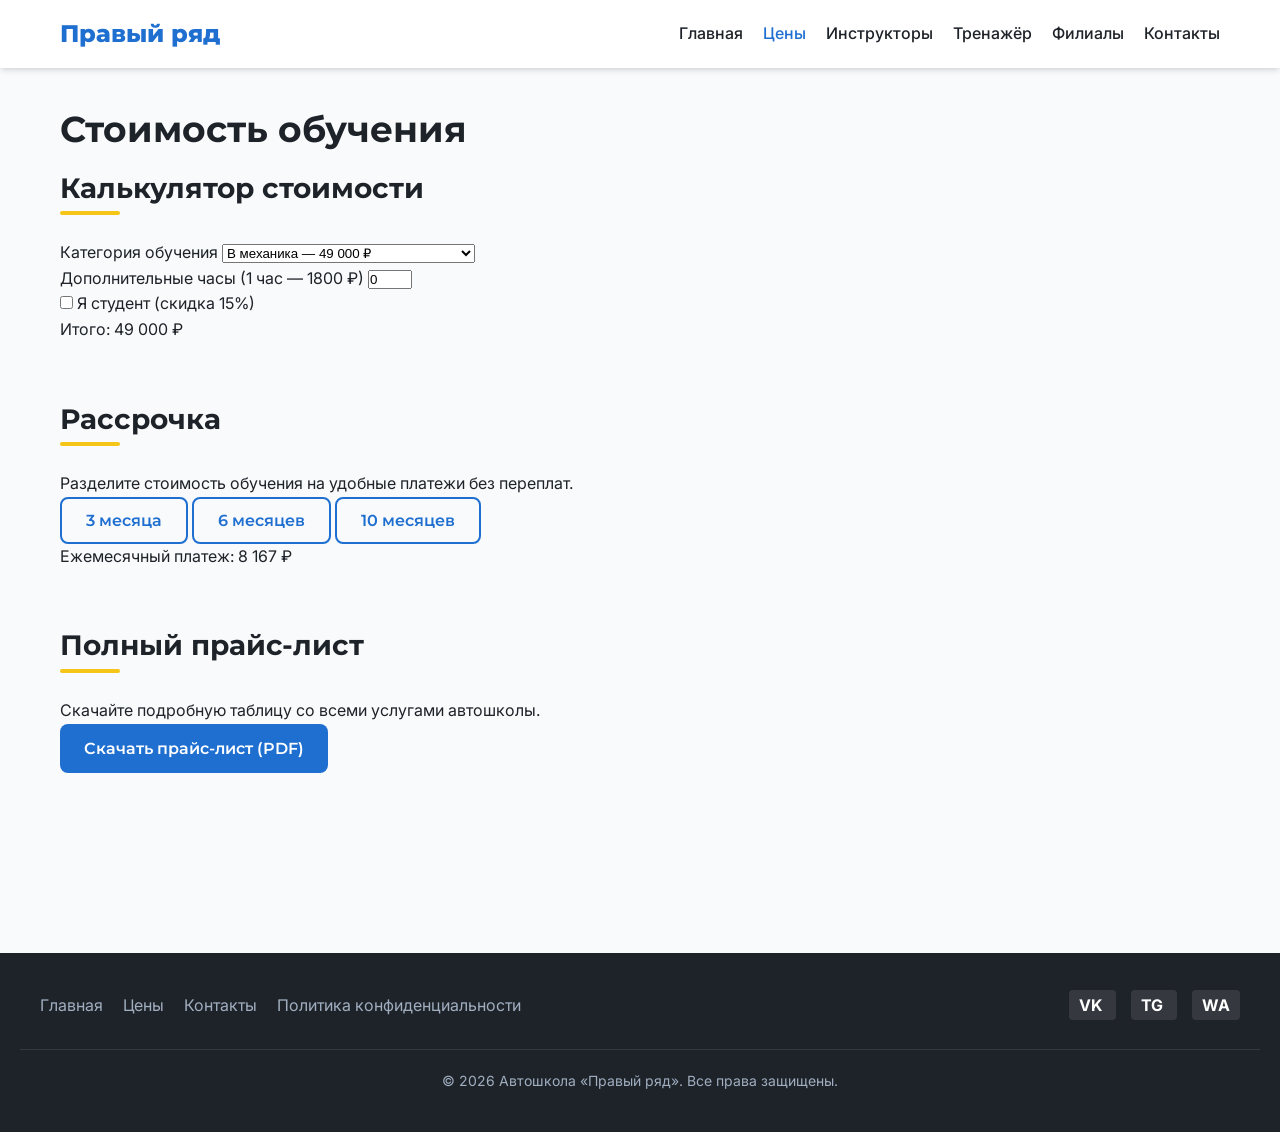
<file: prices.html>
<!DOCTYPE html>
<html lang="ru">
<head>
    <meta charset="UTF-8">
    <meta name="viewport" content="width=device-width, initial-scale=1.0">
    <title>Цены — Автошкола "Правый ряд"</title>
    <meta name="description" content="Стоимость обучения в автошколе «Правый ряд». Калькулятор, рассрочка, скидки студентам.">
    
    <!-- Стили -->
    <link rel="stylesheet" href="../css/style.css">
    
    <!-- Google Analytics 4 -->
    <script async src="https://www.googletagmanager.com/gtag/js?id=G-T5Z8GCK9BQ"></script>
    <script>
        window.dataLayer = window.dataLayer || [];
        function gtag(){dataLayer.push(arguments);}
        gtag('js', new Date());
        gtag('config', 'G-T5Z8GCK9BQ');
    </script>
    
    <!-- Скрипты сайта -->
    <script src="../js/utm.js" defer></script>
    <script src="../js/analytics.js" defer></script>
</head>
<body>

    <!-- Шапка -->
    <header>
        <div class="header-inner">
            <a href="index.html" class="logo">Правый ряд</a>
            <nav>
                <ul class="nav-list">
                    <li><a href="index.html">Главная</a></li>
                    <li><a href="prices.html" class="active">Цены</a></li>
                    <li><a href="instructors.html">Инструкторы</a></li>
                    <li><a href="pdd-test.html">Тренажёр</a></li>
                    <li><a href="branches.html">Филиалы</a></li>
                    <li><a href="contacts.html">Контакты</a></li>
                </ul>
            </nav>
        </div>
    </header>

    <main class="container">
        <h1>Стоимость обучения</h1>

        <!-- Калькулятор стоимости -->
        <section class="calculator">
            <h2>Калькулятор стоимости</h2>
            <form id="calc-form">
                <div class="calc-row">
                    <div class="form-group">
                        <label for="category">Категория обучения</label>
                        <select id="category" name="category" required>
                            <option value="49000">В механика — 49 000 ₽</option>
                            <option value="52000">В автомат — 52 000 ₽</option>
                            <option value="28000">А (мотоцикл) — 28 000 ₽</option>
                            <option value="17000">Восстановление навыков — 17 000 ₽</option>
                        </select>
                    </div>
                    <div class="form-group">
                        <label for="extra-hours">Дополнительные часы (1 час — 1800 ₽)</label>
                        <input type="number" id="extra-hours" name="extra-hours" min="0" max="20" value="0">
                    </div>
                </div>

                <div class="form-group">
                    <label class="checkbox-label">
                        <input type="checkbox" id="student-discount">
                        Я студент (скидка 15%)
                    </label>
                </div>

                <div class="calc-result" id="total-result">
                    Итого: 0 ₽
                </div>
            </form>
        </section>

        <!-- Рассрочка -->
        <section class="installments">
            <h2>Рассрочка</h2>
            <p>Разделите стоимость обучения на удобные платежи без переплат.</p>
            <div class="installment-buttons">
                <button type="button" class="btn btn-outline" data-months="3" data-event="installment_click">3 месяца</button>
                <button type="button" class="btn btn-outline active" data-months="6" data-event="installment_click">6 месяцев</button>
                <button type="button" class="btn btn-outline" data-months="10" data-event="installment_click">10 месяцев</button>
            </div>
            <div class="installment-result" id="installment-result">
                Ежемесячный платеж: 0 ₽
            </div>
        </section>

        <!-- Прайс-лист -->
        <section class="price-list">
            <h2>Полный прайс-лист</h2>
            <p>Скачайте подробную таблицу со всеми услугами автошколы.</p>
            <a href="../files/price-list-2026.pdf" class="btn btn-primary" download data-event="file_download" data-file-name="price-list-2026.pdf">
                Скачать прайс-лист (PDF)
            </a>
        </section>
    </main>

    <!-- Подвал -->
    <footer>
        <div class="footer-inner">
            <div class="footer-nav">
                <a href="index.html">Главная</a>
                <a href="prices.html">Цены</a>
                <a href="contacts.html">Контакты</a>
                <a href="privacy.html">Политика конфиденциальности</a>
            </div>
            <div class="social-icons">
                <a href="https://vk.com/pravy_ryad" target="_blank" data-event="social_click" data-page_section="footer" aria-label="ВКонтакте">
                    <span>VK</span>
                </a>
                <a href="https://t.me/pravy_ryad" target="_blank" data-event="social_click" data-page_section="footer" aria-label="Telegram">
                    <span>TG</span>
                </a>
                <a href="https://wa.me/79991234567" target="_blank" data-event="social_click" data-page_section="footer" aria-label="WhatsApp">
                    <span>WA</span>
                </a>
            </div>
        </div>
        <div class="footer-bottom">
            <p>&copy; 2026 Автошкола «Правый ряд». Все права защищены.</p>
        </div>
    </footer>

    <!-- Логика калькулятора -->
    <script>
        document.addEventListener('DOMContentLoaded', () => {
            const categorySelect = document.getElementById('category');
            const extraHoursInput = document.getElementById('extra-hours');
            const studentCheckbox = document.getElementById('student-discount');
            const totalResult = document.getElementById('total-result');
            const installmentButtons = document.querySelectorAll('.installment-buttons button');
            const installmentResult = document.getElementById('installment-result');
            
            const HOUR_PRICE = 1800;
            const STUDENT_DISCOUNT = 0.15;

            function calculateTotal() {
                const basePrice = parseInt(categorySelect.value, 10);
                const extraHours = parseInt(extraHoursInput.value, 10) || 0;
                const extraCost = extraHours * HOUR_PRICE;
                
                let total = basePrice + extraCost;
                if (studentCheckbox.checked) {
                    total = total * (1 - STUDENT_DISCOUNT);
                }
                
                totalResult.textContent = `Итого: ${total.toLocaleString('ru-RU')} ₽`;
                updateInstallment(total);

                // Отправка события в GA4 при расчете
                if (typeof gtag === 'function') {
                    gtag('event', 'price_calc', {
                        category: categorySelect.options[categorySelect.selectedIndex].text.split(' ')[0],
                        gearbox: categorySelect.value == '52000' ? 'auto' : 'manual',
                        total_price: total
                    });
                }
            }

            function updateInstallment(total) {
                const activeButton = document.querySelector('.installment-buttons button.active');
                const months = parseInt(activeButton.dataset.months, 10);
                const monthly = Math.ceil(total / months);
                installmentResult.textContent = `Ежемесячный платеж: ${monthly.toLocaleString('ru-RU')} ₽`;
            }

            function handleInstallmentClick(e) {
                const btn = e.target.closest('.btn');
                if (!btn) return;
                
                installmentButtons.forEach(b => b.classList.remove('active'));
                btn.classList.add('active');
                
                const currentTotalText = totalResult.textContent.replace(/[^\d]/g, '');
                const currentTotal = parseInt(currentTotalText, 10);
                if (currentTotal) {
                    updateInstallment(currentTotal);
                }
            }

            // Слушатели событий
            categorySelect.addEventListener('change', calculateTotal);
            extraHoursInput.addEventListener('input', calculateTotal);
            studentCheckbox.addEventListener('change', calculateTotal);
            document.querySelector('.installment-buttons').addEventListener('click', handleInstallmentClick);

            // Инициализация при загрузке
            calculateTotal();
        });
    </script>
</body>
</html>
</file>
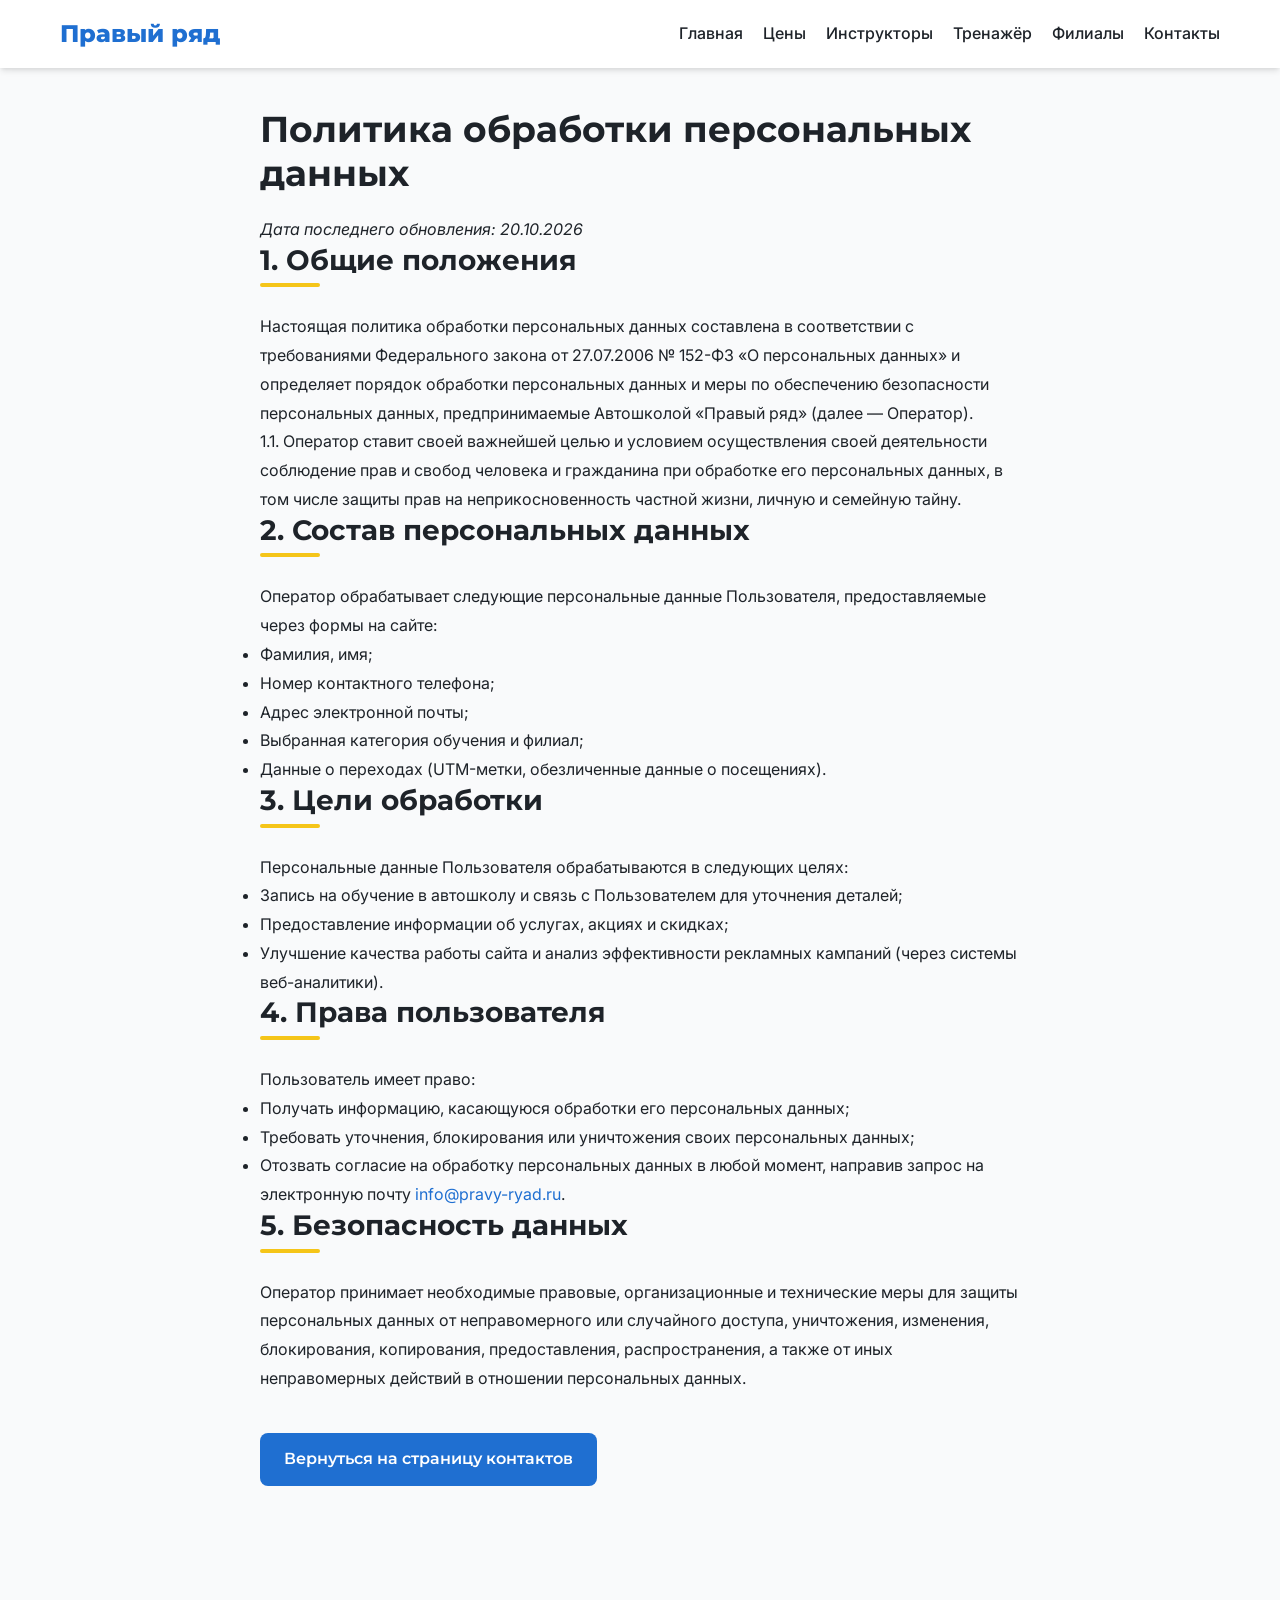
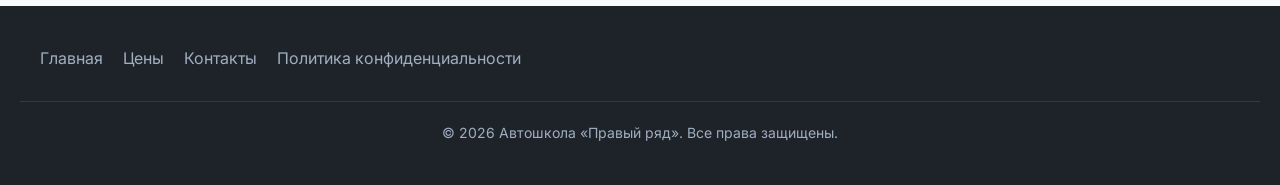
<file: privacy.html>
<!DOCTYPE html>
<html lang="ru">
<head>
    <meta charset="UTF-8">
    <meta name="viewport" content="width=device-width, initial-scale=1.0">
    <title>Политика конфиденциальности — Автошкола «Правый ряд»</title>
    
    <script async src="https://www.googletagmanager.com/gtag/js?id=G-T5Z8GCK9BQ"></script>
    <script>
      window.dataLayer = window.dataLayer || [];
      function gtag(){dataLayer.push(arguments);}
      gtag('js', new Date());
      gtag('config', 'G-T5Z8GCK9BQ');
    </script>

    <link rel="stylesheet" href="css/style.css">
    <script src="js/utm.js" defer></script>
    <script src="js/analytics.js" defer></script>
</head>
<body>
    <header>
        <div class="header-inner">
            <a href="index.html" class="logo">Правый ряд</a>
            <nav>
                <ul class="nav-list">
                    <li><a href="index.html">Главная</a></li>
                    <li><a href="prices.html">Цены</a></li>
                    <li><a href="instructors.html">Инструкторы</a></li>
                    <li><a href="pdd-test.html">Тренажёр</a></li>
                    <li><a href="branches.html">Филиалы</a></li>
                    <li><a href="contacts.html">Контакты</a></li>
                </ul>
            </nav>
        </div>
    </header>

    <main class="container" style="max-width: 800px; line-height: 1.8;">
        <h1>Политика обработки персональных данных</h1>
        <p><em>Дата последнего обновления: 20.10.2026</em></p>

        <h2>1. Общие положения</h2>
        <p>Настоящая политика обработки персональных данных составлена в соответствии с требованиями Федерального закона от 27.07.2006 № 152-ФЗ «О персональных данных» и определяет порядок обработки персональных данных и меры по обеспечению безопасности персональных данных, предпринимаемые Автошколой «Правый ряд» (далее — Оператор).</p>
        <p>1.1. Оператор ставит своей важнейшей целью и условием осуществления своей деятельности соблюдение прав и свобод человека и гражданина при обработке его персональных данных, в том числе защиты прав на неприкосновенность частной жизни, личную и семейную тайну.</p>

        <h2>2. Состав персональных данных</h2>
        <p>Оператор обрабатывает следующие персональные данные Пользователя, предоставляемые через формы на сайте:</p>
        <ul>
            <li>Фамилия, имя;</li>
            <li>Номер контактного телефона;</li>
            <li>Адрес электронной почты;</li>
            <li>Выбранная категория обучения и филиал;</li>
            <li>Данные о переходах (UTM-метки, обезличенные данные о посещениях).</li>
        </ul>

        <h2>3. Цели обработки</h2>
        <p>Персональные данные Пользователя обрабатываются в следующих целях:</p>
        <ul>
            <li>Запись на обучение в автошколу и связь с Пользователем для уточнения деталей;</li>
            <li>Предоставление информации об услугах, акциях и скидках;</li>
            <li>Улучшение качества работы сайта и анализ эффективности рекламных кампаний (через системы веб-аналитики).</li>
        </ul>

        <h2>4. Права пользователя</h2>
        <p>Пользователь имеет право:</p>
        <ul>
            <li>Получать информацию, касающуюся обработки его персональных данных;</li>
            <li>Требовать уточнения, блокирования или уничтожения своих персональных данных;</li>
            <li>Отозвать согласие на обработку персональных данных в любой момент, направив запрос на электронную почту <a href="mailto:info@pravy-ryad.ru">info@pravy-ryad.ru</a>.</li>
        </ul>

        <h2>5. Безопасность данных</h2>
        <p>Оператор принимает необходимые правовые, организационные и технические меры для защиты персональных данных от неправомерного или случайного доступа, уничтожения, изменения, блокирования, копирования, предоставления, распространения, а также от иных неправомерных действий в отношении персональных данных.</p>

        <p style="margin-top: 40px;"><a href="contacts.html" class="btn btn-primary">Вернуться на страницу контактов</a></p>
    </main>

    <footer>
        <div class="footer-inner">
            <div class="footer-nav">
                <a href="index.html">Главная</a>
                <a href="prices.html">Цены</a>
                <a href="contacts.html">Контакты</a>
                <a href="privacy.html">Политика конфиденциальности</a>
            </div>
        </div>
        <div class="footer-bottom">
            &copy; 2026 Автошкола «Правый ряд». Все права защищены.
        </div>
    </footer>
</body>
</html>
</file>
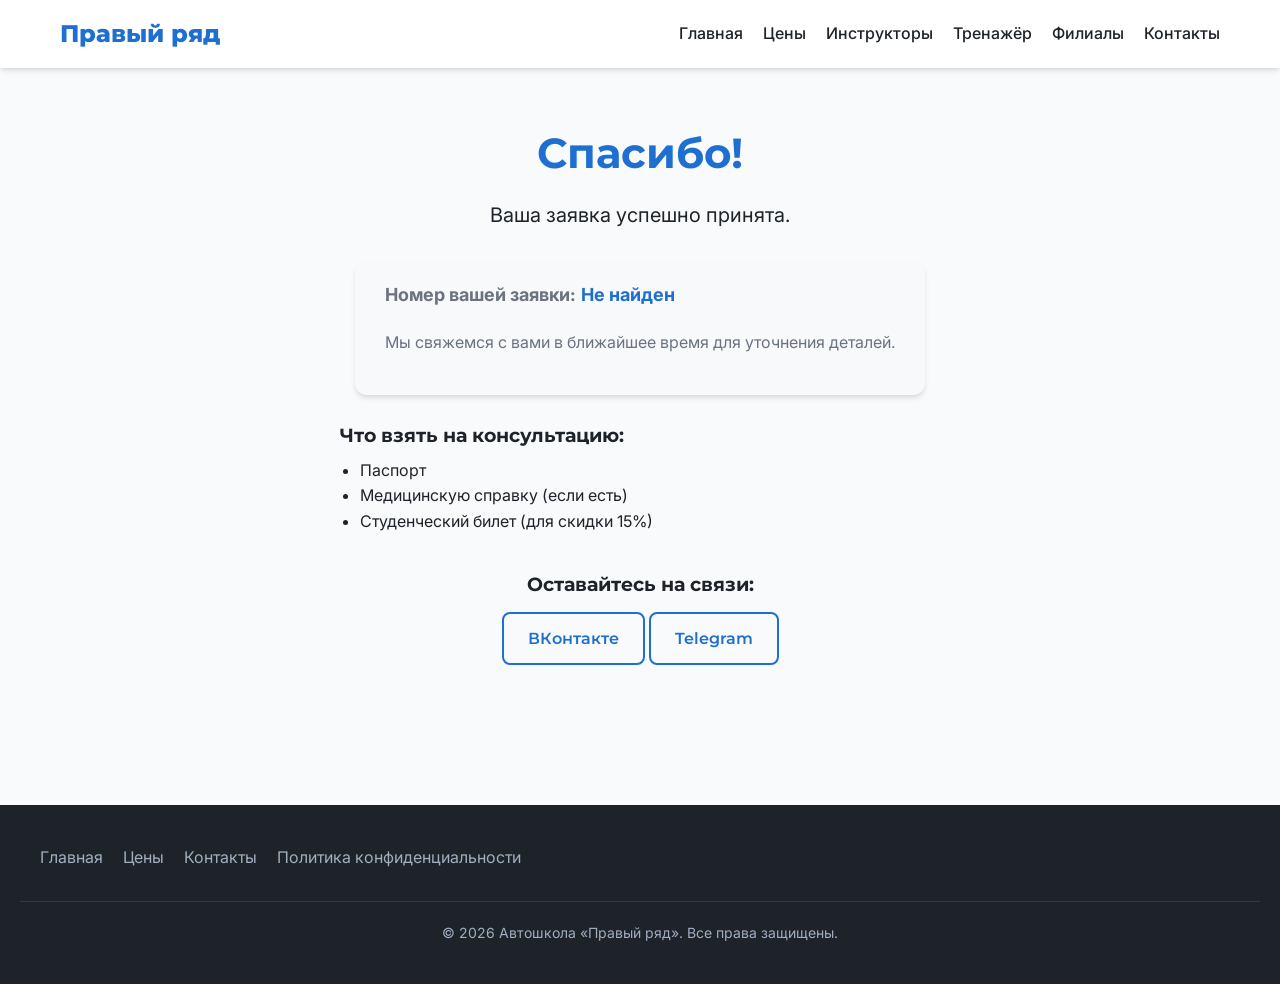
<file: thanks.html>
<!DOCTYPE html>
<html lang="ru">
<head>
    <meta charset="UTF-8">
    <meta name="viewport" content="width=device-width, initial-scale=1.0">
    <title>Спасибо! — Автошкола «Правый ряд»</title>
    <meta name="robots" content="noindex, nofollow">
    
    <script async src="https://www.googletagmanager.com/gtag/js?id=G-T5Z8GCK9BQ"></script>
    <script>
      window.dataLayer = window.dataLayer || [];
      function gtag(){dataLayer.push(arguments);}
      gtag('js', new Date());
      gtag('config', 'G-T5Z8GCK9BQ');
    </script>

    <link rel="stylesheet" href="css/style.css">
    <script src="js/utm.js" defer></script>
    <script src="js/analytics.js" defer></script>
</head>
<body>
    <header>
        <div class="header-inner">
            <a href="index.html" class="logo">Правый ряд</a>
            <nav>
                <ul class="nav-list">
                    <li><a href="index.html">Главная</a></li>
                    <li><a href="prices.html">Цены</a></li>
                    <li><a href="instructors.html">Инструкторы</a></li>
                    <li><a href="pdd-test.html">Тренажёр</a></li>
                    <li><a href="branches.html">Филиалы</a></li>
                    <li><a href="contacts.html">Контакты</a></li>
                </ul>
            </nav>
        </div>
    </header>

    <main class="container" style="text-align: center; padding: 60px 0;">
        <h1 style="color: var(--primary); font-size: 42px; margin-bottom: 20px;">Спасибо!</h1>
        <p style="font-size: 20px; margin-bottom: 30px;">Ваша заявка успешно принята.</p>
        
        <div class="card" style="display: inline-block; text-align: left; background: #f8f9fa; padding: 20px 30px; margin-bottom: 30px;">
            <p style="font-size: 18px;"><strong>Номер вашей заявки:</strong> <span id="request-id-display" style="color: var(--primary); font-weight: bold;"></span></p>
            <p style="color: var(--gray); margin-top: 10px;">Мы свяжемся с вами в ближайшее время для уточнения деталей.</p>
        </div>

        <div style="max-width: 600px; margin: 0 auto; text-align: left; margin-bottom: 40px;">
            <h3>Что взять на консультацию:</h3>
            <ul style="margin-top: 10px; margin-left: 20px;">
                <li>Паспорт</li>
                <li>Медицинскую справку (если есть)</li>
                <li>Студенческий билет (для скидки 15%)</li>
            </ul>
        </div>

        <div>
            <h3>Оставайтесь на связи:</h3>
            <div style="margin-top: 15px;">
                <a href="https://vk.com/pravy_ryad" target="_blank" class="btn btn-outline" data-event="social_click" data-page_section="thanks">ВКонтакте</a>
                <a href="https://t.me/pravy_ryad" target="_blank" class="btn btn-outline" data-event="social_click" data-page_section="thanks">Telegram</a>
            </div>
        </div>
    </main>

    <footer>
        <div class="footer-inner">
            <div class="footer-nav">
                <a href="index.html">Главная</a>
                <a href="prices.html">Цены</a>
                <a href="contacts.html">Контакты</a>
                <a href="privacy.html">Политика конфиденциальности</a>
            </div>
        </div>
        <div class="footer-bottom">
            &copy; 2026 Автошкола «Правый ряд». Все права защищены.
        </div>
    </footer>

    <script>
        document.addEventListener('DOMContentLoaded', () => {
            const urlParams = new URLSearchParams(window.location.search);
            const reqId = urlParams.get('request_id');
            if (reqId) {
                document.getElementById('request-id-display').textContent = reqId;
            } else {
                document.getElementById('request-id-display').textContent = 'Не найден';
            }
        });
    </script>
</body>
</html>
</file>
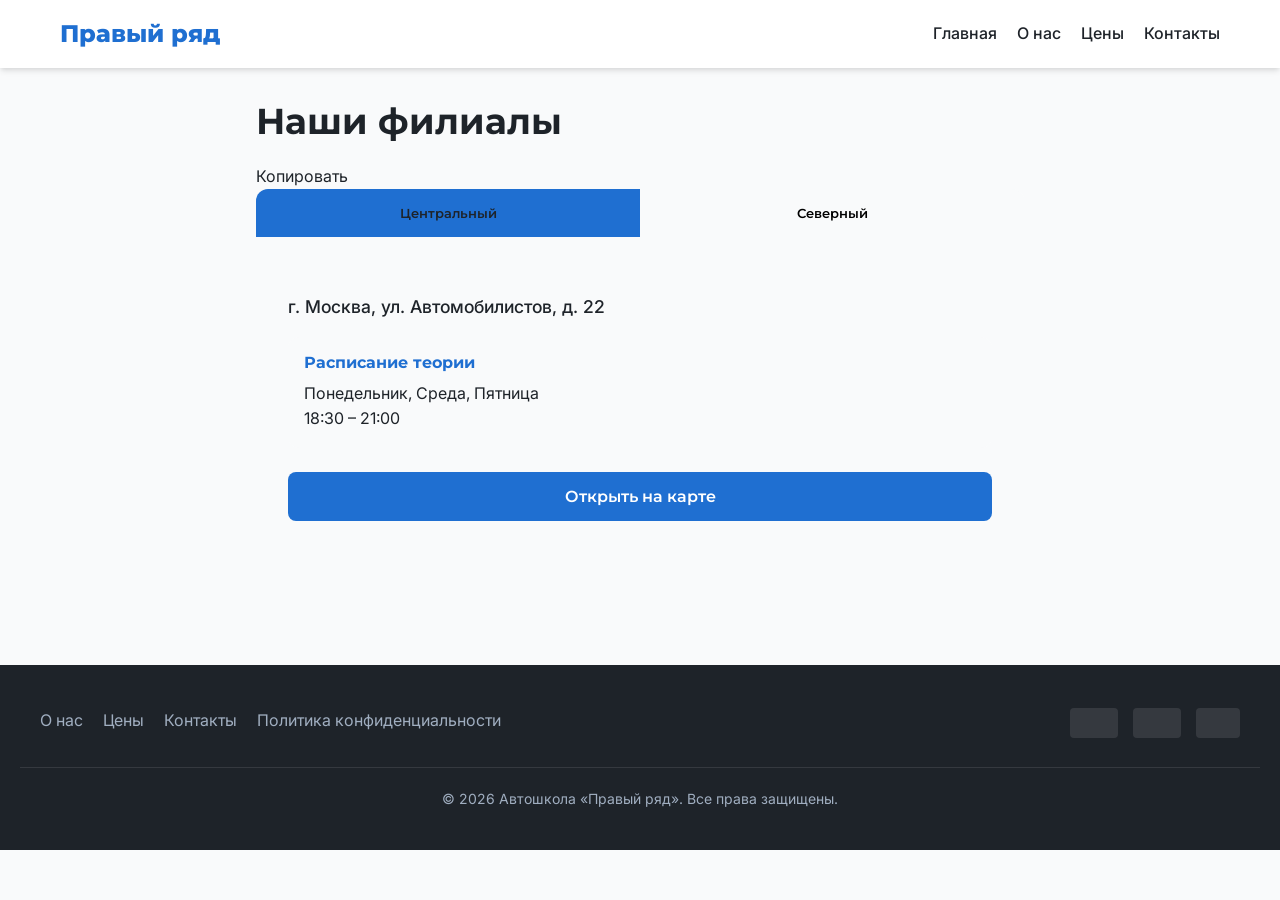
<file: pages/branches.html>
<!DOCTYPE html>
<html lang="ru">
<head>
  <meta charset="UTF-8">
  <meta name="viewport" content="width=device-width, initial-scale=1.0">
  <title>Филиалы — Автошкола "Правый ряд"</title>
  <link rel="stylesheet" href="../css/style.css">
  <style>
    .branches-container {
      max-width: 800px;
      margin: 0 auto;
      padding: 2rem 1rem;
    }
    .branch-tabs {
      display: flex;
      border-bottom: 2px solid var(--border);
      margin-bottom: 1.5rem;
    }
    .branch-tab {
      padding: 1rem 1.5rem;
      font-family: 'Montserrat', sans-serif;
      font-weight: 600;
      background-color: var(--bg-light);
      border: 1px solid var(--border);
      border-bottom: none;
      cursor: pointer;
      transition: var(--transition);
      flex: 1;
      text-align: center;
    }
    .branch-tab:first-child {
      border-radius: var(--radius) 0 0 0;
    }
    .branch-tab:last-child {
      border-radius: 0 var(--radius) 0 0;
    }
    .branch-tab.active {
      background-color: var(--primary);
      color: var(--text-light);
      border-color: var(--primary);
    }
    .branch-content {
      background-color: var(--text-light);
      border: 1px solid var(--border);
      border-radius: 0 var(--radius) var(--radius) var(--radius);
      padding: 2rem;
      display: none;
    }
    .branch-content.active {
      display: block;
    }
    .branch-address {
      font-size: 1.1rem;
      font-weight: 500;
      color: var(--dark);
      margin-bottom: 1rem;
    }
    .branch-schedule {
      background-color: var(--bg-light);
      padding: 1rem;
      border-radius: var(--radius);
      border: 1px solid var(--border);
      margin-bottom: 1.5rem;
    }
    .branch-schedule h4 {
      margin-bottom: 0.5rem;
      color: var(--primary);
    }
    .map-btn {
      width: 100%;
      display: block;
      text-align: center;
    }
  </style>
</head>
<body>  <!-- Шапка -->
  <header>
    <div class="header-inner">
      <a href="/" class="logo">Правый ряд</a>
      <nav>
        <ul class="nav-list">
          <li><a href="/">Главная</a></li>
          <li><a href="/about">О нас</a></li>
          <li><a href="/prices">Цены</a></li>
          <li><a href="/contacts">Контакты</a></li>
        </ul>
      </nav>
    </div>
  </header>  <main class="branches-container">
    <h1>Наши филиалы</h1>
Копировать
<div class="branch-tabs">
  <button class="branch-tab active" data-branch="central">Центральный</button>
  <button class="branch-tab" data-branch="north">Северный</button>
</div>

<!-- Центральный -->
<div id="central-content" class="branch-content active">
  <div class="branch-address">г. Москва, ул. Автомобилистов, д. 22</div>
  <div class="branch-schedule">
    <h4>Расписание теории</h4>
    <p>Понедельник, Среда, Пятница</p>
    <p>18:30 – 21:00</p>
  </div>
  <a href="https://yandex.ru/maps/?text=ул.+Автомобилистов+22+Москва" target="_blank" class="btn btn-primary map-btn">Открыть на карте</a>
</div>

<!-- Северный -->
<div id="north-content" class="branch-content">
  <div class="branch-address">г. Москва, ул. Полярная, д. 5</div>
  <div class="branch-schedule">
    <h4>Расписание теории</h4>
    <p>Понедельник, Среда, Пятница</p>
    <p>18:30 – 21:00</p>
  </div>
  <a href="https://yandex.ru/maps/?text=ул.+Полярная+5+Москва" target="_blank" class="btn btn-primary map-btn">Открыть на карте</a>
</div>

  </main>  <!-- Подвал -->
  <footer>
    <div class="footer-inner">
      <div class="footer-nav">
        <a href="/about">О нас</a>
        <a href="/prices">Цены</a>
        <a href="/contacts">Контакты</a>
        <a href="/privacy">Политика конфиденциальности</a>
      </div>
      <div class="social-icons">
        <a href="https://vk.com/pravy_ryad" target="_blank" data-event="social_click" data-page_section="footer" aria-label="ВКонтакте">
          <svg width="24" height="24" fill="currentColor"><!-- Иконка VK --></svg>
        </a>
        <a href="https://t.me/pravy_ryad" target="_blank" data-event="social_click" data-page_section="footer" aria-label="Telegram">
          <svg width="24" height="24" fill="currentColor"><!-- Иконка Telegram --></svg>
        </a>
        <a href="https://wa.me/79991234567" target="_blank" data-event="social_click" data-page_section="footer" aria-label="WhatsApp">
          <svg width="24" height="24" fill="currentColor"><!-- Иконка WhatsApp --></svg>
        </a>
      </div>
    </div>
    <div class="footer-bottom">
      <p>&copy; 2026 Автошкола «Правый ряд». Все права защищены.</p>
    </div>
  </footer>  <script>
    const tabs = document.querySelectorAll('.branch-tab');
    const contents = document.querySelectorAll('.branch-content');

    tabs.forEach(tab => {
      tab.addEventListener('click', () => {
        // Снимаем активный класс со всех
        tabs.forEach(t => t.classList.remove('active'));
        contents.forEach(c => c.classList.remove('active'));

        // Устанавливаем активный класс
        tab.classList.add('active');
        const branchId = tab.dataset.branch;
        document.getElementById(`${branchId}-content`).classList.add('active');
      });
    });
  </script>
</body>
</html>
</file>
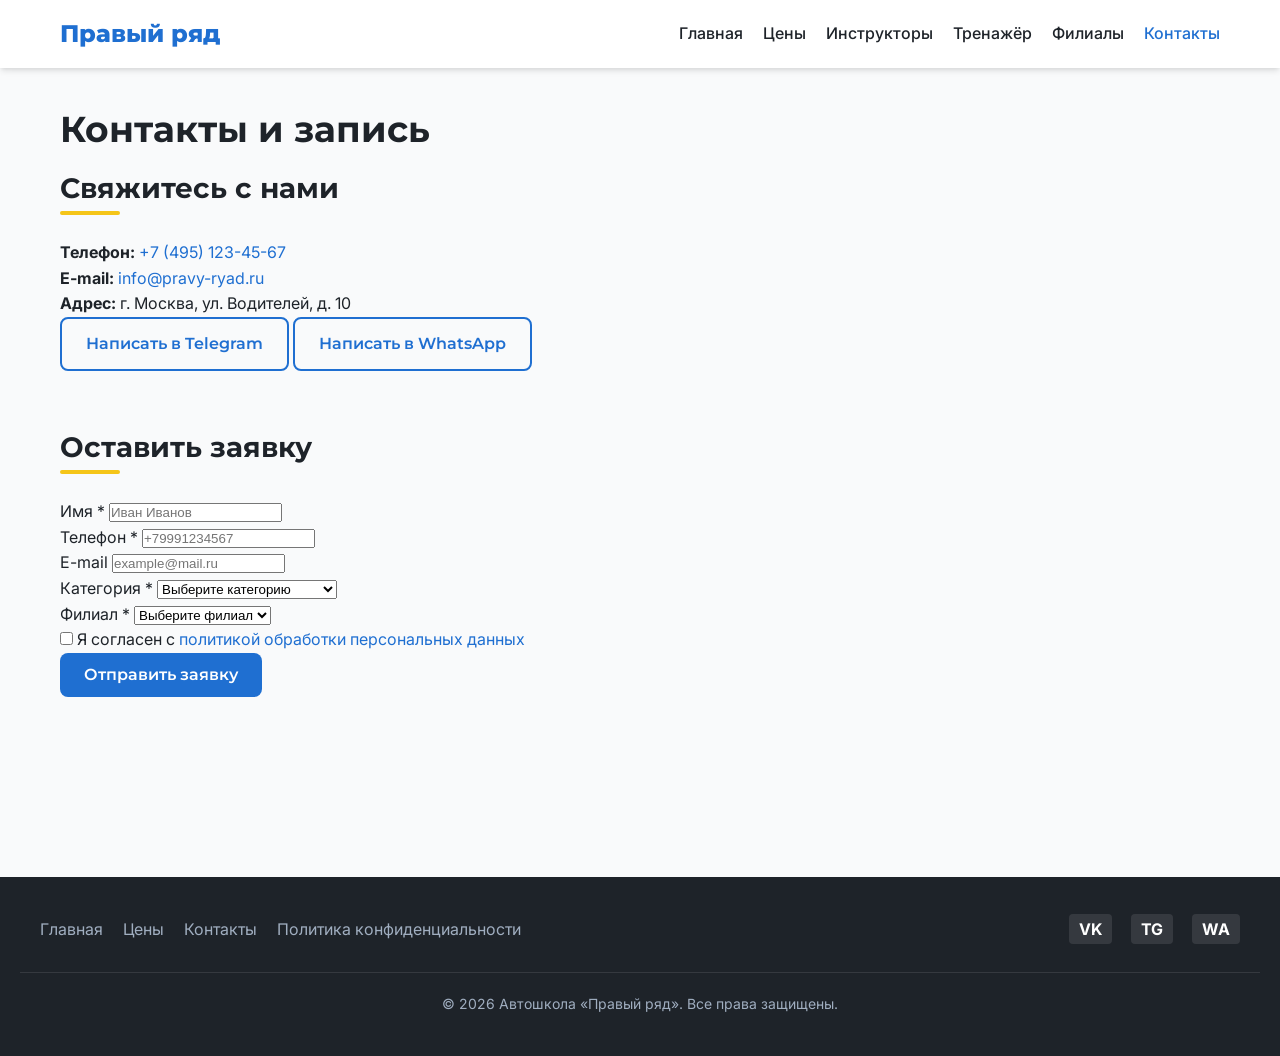
<file: pages/contacts.html>
<!DOCTYPE html>
<html lang="ru">
<head>
    <meta charset="UTF-8">
    <meta name="viewport" content="width=device-width, initial-scale=1.0">
    <title>Контакты — Автошкола "Правый ряд"</title>
    <meta name="description" content="Запись на обучение в автошколу «Правый ряд». Контакты, телефоны, мессенджеры.">
    
    <link rel="stylesheet" href="../css/style.css">
    
    <!-- Google Analytics 4 -->
    <script async src="https://www.googletagmanager.com/gtag/js?id=G-T5Z8GCK9BQ"></script>
    <script>
        window.dataLayer = window.dataLayer || [];
        function gtag(){dataLayer.push(arguments);}
        gtag('js', new Date());
        gtag('config', 'G-T5Z8GCK9BQ');
    </script>
    
    <script src="../js/utm.js" defer></script>
    <script src="../js/analytics.js" defer></script>
</head>
<body>

    <!-- Шапка -->
    <header>
        <div class="header-inner">
            <a href="index.html" class="logo">Правый ряд</a>
            <nav>
                <ul class="nav-list">
                    <li><a href="index.html">Главная</a></li>
                    <li><a href="prices.html">Цены</a></li>
                    <li><a href="instructors.html">Инструкторы</a></li>
                    <li><a href="pdd-test.html">Тренажёр</a></li>
                    <li><a href="branches.html">Филиалы</a></li>
                    <li><a href="contacts.html" class="active">Контакты</a></li>
                </ul>
            </nav>
        </div>
    </header>

    <main class="container">
        <h1>Контакты и запись</h1>

        <div class="contacts-grid">
            <section class="contact-info">
                <h2>Свяжитесь с нами</h2>
                <p><strong>Телефон:</strong> <a href="tel:+74951234567" data-event="contact_click" data-contact_type="phone">+7 (495) 123-45-67</a></p>
                <p><strong>E-mail:</strong> <a href="mailto:info@pravy-ryad.ru" data-event="contact_click" data-contact_type="email">info@pravy-ryad.ru</a></p>
                <p><strong>Адрес:</strong> г. Москва, ул. Водителей, д. 10</p>
                
                <div class="messenger-buttons">
                    <a href="https://t.me/pravy_ryad_bot" target="_blank" class="btn btn-outline" data-event="messenger_click" data-messenger="telegram">Написать в Telegram</a>
                    <a href="https://wa.me/74951234567" target="_blank" class="btn btn-outline" data-event="messenger_click" data-messenger="whatsapp">Написать в WhatsApp</a>
                </div>
            </section>

            <section class="contact-form-section">
                <h2>Оставить заявку</h2>
                <form id="contact-form" novalidate>
                    <!-- Скрытые поля -->
                    <input type="hidden" name="request_id" id="request_id">
                    <input type="hidden" name="utm_source" id="utm_source">
                    <input type="hidden" name="utm_medium" id="utm_medium">
                    <input type="hidden" name="utm_campaign" id="utm_campaign">
                    <input type="hidden" name="utm_content" id="utm_content">

                    <div class="form-group">
                        <label for="name">Имя *</label>
                        <input type="text" id="name" name="name" required minlength="2" maxlength="60" placeholder="Иван Иванов">
                        <small class="error-text" id="error-name"></small>
                    </div>

                    <div class="form-group">
                        <label for="phone">Телефон *</label>
                        <input type="tel" id="phone" name="phone" required placeholder="+79991234567">
                        <small class="error-text" id="error-phone"></small>
                    </div>

                    <div class="form-group">
                        <label for="email">E-mail</label>
                        <input type="email" id="email" name="email" placeholder="example@mail.ru">
                        <small class="error-text" id="error-email"></small>
                    </div>

                    <div class="form-group">
                        <label for="category">Категория *</label>
                        <select id="category" name="category" required>
                            <option value="" disabled selected>Выберите категорию</option>
                            <option value="b_manual">B (МКПП)</option>
                            <option value="b_auto">B (АКПП)</option>
                            <option value="a_moto">A (мотоцикл)</option>
                            <option value="refresh">Восстановление навыков</option>
                        </select>
                        <small class="error-text" id="error-category"></small>
                    </div>

                    <div class="form-group">
                        <label for="branch">Филиал *</label>
                        <select id="branch" name="branch" required>
                            <option value="" disabled selected>Выберите филиал</option>
                            <option value="center">Центральный</option>
                            <option value="north">Северный</option>
                        </select>
                        <small class="error-text" id="error-branch"></small>
                    </div>

                    <div class="form-group checkbox-group">
                        <label class="checkbox-label">
                            <input type="checkbox" id="consent" name="consent" required>
                            Я согласен с <a href="privacy.html" target="_blank">политикой обработки персональных данных</a>
                        </label>
                        <small class="error-text" id="error-consent"></small>
                    </div>

                    <button type="submit" class="btn btn-primary" id="submit-btn" data-event="cta_click" data-button-name="submit_form">Отправить заявку</button>
                </form>
            </section>
        </div>
    </main>

    <!-- Подвал -->
    <footer>
        <div class="footer-inner">
            <div class="footer-nav">
                <a href="index.html">Главная</a>
                <a href="prices.html">Цены</a>
                <a href="contacts.html">Контакты</a>
                <a href="privacy.html">Политика конфиденциальности</a>
            </div>
            <div class="social-icons">
                <a href="https://vk.com/pravy_ryad" target="_blank" data-event="social_click" data-page_section="footer" aria-label="ВКонтакте"><span>VK</span></a>
                <a href="https://t.me/pravy_ryad" target="_blank" data-event="social_click" data-page_section="footer" aria-label="Telegram"><span>TG</span></a>
                <a href="https://wa.me/79991234567" target="_blank" data-event="social_click" data-page_section="footer" aria-label="WhatsApp"><span>WA</span></a>
            </div>
        </div>
        <div class="footer-bottom">
            <p>&copy; 2026 Автошкола «Правый ряд». Все права защищены.</p>
        </div>
    </footer>

    <!-- Логика формы -->
    <script>
        // Генерация ID заявки
        function generateRequestId() {
            return 'REQ-' + crypto.randomUUID().toUpperCase();
        }

        // Валидация телефона
        function validatePhone(phone) {
            const regex = /^\+7\d{10}$/;
            return regex.test(phone);
        }

        // Очистка ошибок
        function clearErrors() {
            document.querySelectorAll('.error-text').forEach(el => el.textContent = '');
            document.querySelectorAll('.form-group').forEach(el => el.classList.remove('error'));
        }

        // Установка ошибки
        function setError(fieldId, message) {
            const field = document.getElementById(fieldId);
            const errorEl = document.getElementById('error-' + fieldId);
            if (field) field.closest('.form-group').classList.add('error');
            if (errorEl) errorEl.textContent = message;
        }

        // Заполнение UTM-меток из sessionStorage
        function populateUtmFields() {
            const fields = ['utm_source', 'utm_medium', 'utm_campaign', 'utm_content'];
            fields.forEach(key => {
                const value = sessionStorage.getItem(key);
                if (value) {
                    document.getElementById(key).value = value;
                }
            });
        }

        document.addEventListener('DOMContentLoaded', () => {
            // Заполняем скрытые поля при загрузке страницы
            document.getElementById('request_id').value = generateRequestId();
            populateUtmFields();

            const form = document.getElementById('contact-form');
            const submitBtn = document.getElementById('submit-btn');

            form.addEventListener('submit', async (e) => {
                e.preventDefault();
                clearErrors();

                // Собираем данные. ВАЖНО: используем URLSearchParams для формата x-www-form-urlencoded,
                // чтобы Google Apps Script (doPost) прочитал их через e.parameter
                const formData = new FormData(form);
                const data = Object.fromEntries(formData.entries());

                // Клиентская валидация
                let hasError = false;
                if (data.name.length < 2 || data.name.length > 60) {
                    setError('name', 'Имя должно содержать от 2 до 60 символов');
                    hasError = true;
                }
                if (!validatePhone(data.phone)) {
                    setError('phone', 'Введите телефон в формате +79991234567');
                    hasError = true;
                }
                if (data.email && !/^[^\s@]+@[^\s@]+\.[^\s@]+$/.test(data.email)) {
                    setError('email', 'Введите корректный E-mail');
                    hasError = true;
                }
                if (!data.consent) {
                    setError('consent', 'Необходимо дать согласие');
                    hasError = true;
                }

                if (hasError) {
                    if (typeof gtag === 'function') {
                        gtag('event', 'form_error', { field_name: 'validation', error_type: 'client' });
                    }
                    return;
                }

                // Блокировка кнопки
                submitBtn.disabled = true;
                const originalText = submitBtn.textContent;
                submitBtn.textContent = 'Отправка...';

                try {
                    // Отправляем как URLSearchParams (form-data)
                    const searchParams = new URLSearchParams(formData);
                    
                    const response = await fetch('https://script.google.com/macros/s/AKfycbyTuQTpgsg44n-exKzAmhtu9BzvebUUSm-yRRcsMUiA2Sy6278Mt2b3Gsi68gmmkKJAfQ/exec', {
                        method: 'POST',
                        body: searchParams
                    });

                    const result = await response.json();

                    if (result.ok === true) {
                        // Событие успешной заявки
                        if (typeof gtag === 'function') {
                            gtag('event', 'generate_lead', {
                                lead_category: data.category,
                                lead_source: data.utm_source || 'direct'
                            });
                        }
                        // Переадресация на страницу "Спасибо" с ID заявки
                        window.location.href = `thanks.html?request_id=${encodeURIComponent(data.request_id)}`;
                    } else {
                        // Ошибка на стороне сервера
                        alert(result.error || 'Произошла ошибка при отправке.');
                        if (typeof gtag === 'function') {
                            gtag('event', 'form_error', { field_name: 'server', error_type: 'server' });
                        }
                    }
                } catch (error) {
                    console.error(error);
                    alert('Ошибка сети. Проверьте подключение.');
                    if (typeof gtag === 'function') {
                        gtag('event', 'form_error', { field_name: 'network', error_type: 'server' });
                    }
                } finally {
                    submitBtn.disabled = false;
                    submitBtn.textContent = originalText;
                }
            });
        });
    </script>
</body>
</html>
</file>
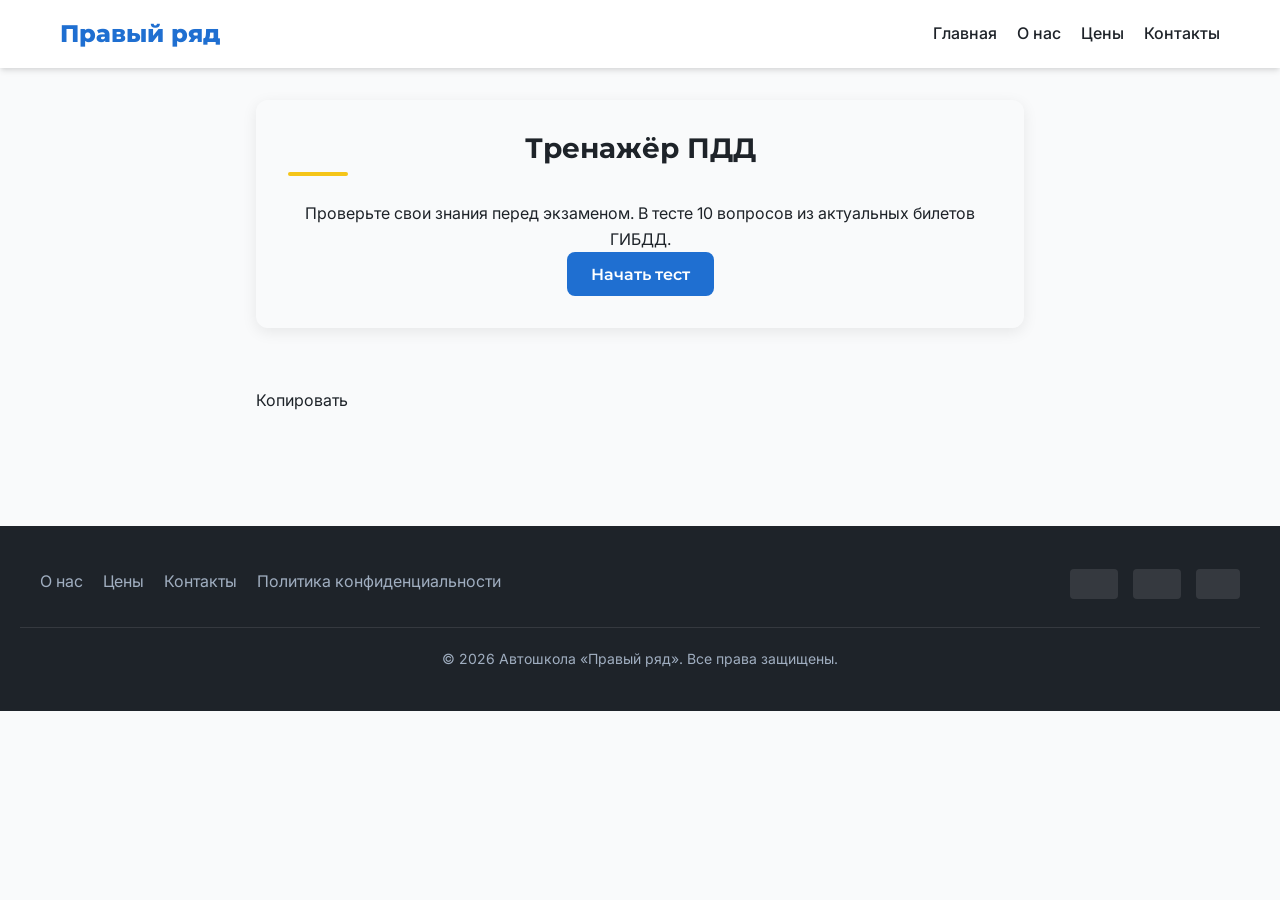
<file: pages/pdd-test.html>
<!DOCTYPE html>
<html lang="ru">
<head>
  <meta charset="UTF-8">
  <meta name="viewport" content="width=device-width, initial-scale=1.0">
  <title>Тренажёр ПДД — Автошкола "Правый ряд"</title>
  <link rel="stylesheet" href="../css/style.css">
  <style>
    .pdd-container {
      max-width: 800px;
      margin: 0 auto;
      padding: 2rem 1rem;
    }
    .pdd-welcome, .pdd-question, .pdd-explanation, .pdd-result {
      background-color: var(--text-light);
      border-radius: var(--radius);
      padding: 2rem;
      box-shadow: 0 4px 15px rgba(0, 0, 0, 0.08);
      text-align: center;
      display: none;
    }
    .pdd-welcome.active, .pdd-question.active, .pdd-explanation.active, .pdd-result.active {
      display: block;
    }
    .pdd-question-text {
      font-size: 1.25rem;
      font-weight: 600;
      margin-bottom: 1.5rem;
    }
    .pdd-answers {
      display: flex;
      flex-direction: column;
      gap: 1rem;
      margin-bottom: 1.5rem;
    }
    .pdd-answer-btn {
      text-align: left;
      padding: 1rem 1.5rem;
      border: 2px solid var(--border);
      border-radius: var(--radius);
      background-color: var(--bg-light);
      font-size: 1rem;
      transition: var(--transition);
      cursor: pointer;
    }
    .pdd-answer-btn:hover {
      border-color: var(--primary);
      background-color: #f3f4f6;
    }
    .pdd-answer-btn.correct {
      border-color: #10b981;
      background-color: #ecfdf5;
      color: #047857;
    }
    .pdd-answer-btn.wrong {
      border-color: #ef4444;
      background-color: #fef2f2;
      color: #991b1b;
    }
    .pdd-explanation {
      text-align: left;
      background-color: #f0f9ff;
      border-left: 4px solid var(--primary);
    }
    .pdd-explanation h4 {
      margin-bottom: 0.5rem;
      color: var(--primary);
    }
    .pdd-nav {
      display: flex;
      justify-content: space-between;
      margin-top: 1.5rem;
    }
    .progress-bar {
      height: 6px;
      background-color: var(--border);
      border-radius: 3px;
      margin-bottom: 1.5rem;
      overflow: hidden;
    }
    .progress-fill {
      height: 100%;
      width: 0;
      background-color: var(--primary);
      transition: width 0.3s ease;
    }
  </style>
</head>
<body>  <!-- Шапка -->
  <header>
    <div class="header-inner">
      <a href="/" class="logo">Правый ряд</a>
      <nav>
        <ul class="nav-list">
          <li><a href="/">Главная</a></li>
          <li><a href="/about">О нас</a></li>
          <li><a href="/prices">Цены</a></li>
          <li><a href="/contacts">Контакты</a></li>
        </ul>
      </nav>
    </div>
  </header>  <main class="pdd-container">
    <!-- Экран приветствия -->
    <section id="pdd-welcome" class="pdd-welcome active">
      <h2>Тренажёр ПДД</h2>
      <p>Проверьте свои знания перед экзаменом. В тесте 10 вопросов из актуальных билетов ГИБДД.</p>
      <button class="btn btn-primary" id="start-test">Начать тест</button>
    </section>
Копировать
<!-- Вопрос -->
<section id="pdd-question" class="pdd-question">
  <div class="progress-bar">
    <div class="progress-fill" id="progress-fill"></div>
  </div>
  <div class="pdd-question-text" id="question-text"></div>
  <div class="pdd-answers" id="answers-container"></div>
</section>

<!-- Пояснение -->
<section id="pdd-explanation" class="pdd-explanation">
  <h4 id="explanation-title"></h4>
  <p id="explanation-text"></p>
  <div class="pdd-nav">
    <button class="btn btn-outline" id="prev-btn" style="display: none;">Назад</button>
    <button class="btn btn-primary" id="next-btn">Далее</button>
  </div>
</section>

<!-- Результат -->
<section id="pdd-result" class="pdd-result">
  <h2>Тест завершен!</h2>
  <p id="result-text"></p>
  <a href="/contacts" class="btn btn-primary" data-event="cta_click" data-button-name="pdd_result_btn">Записаться на обучение</a>
</section>

  </main>  <!-- Подвал -->
  <footer>
    <div class="footer-inner">
      <div class="footer-nav">
        <a href="/about">О нас</a>
        <a href="/prices">Цены</a>
        <a href="/contacts">Контакты</a>
        <a href="/privacy">Политика конфиденциальности</a>
      </div>
      <div class="social-icons">
        <a href="https://vk.com/pravy_ryad" target="_blank" data-event="social_click" data-page_section="footer" aria-label="ВКонтакте">
          <svg width="24" height="24" fill="currentColor"><!-- Иконка VK --></svg>
        </a>
        <a href="https://t.me/pravy_ryad" target="_blank" data-event="social_click" data-page_section="footer" aria-label="Telegram">
          <svg width="24" height="24" fill="currentColor"><!-- Иконка Telegram --></svg>
        </a>
        <a href="https://wa.me/79991234567" target="_blank" data-event="social_click" data-page_section="footer" aria-label="WhatsApp">
          <svg width="24" height="24" fill="currentColor"><!-- Иконка WhatsApp --></svg>
        </a>
      </div>
    </div>
    <div class="footer-bottom">
      <p>&copy; 2026 Автошкола «Правый ряд». Все права защищены.</p>
    </div>
  </footer>  <script>
    const questions = [
      {
        question: 'Разрешается ли водителю пользоваться телефоном во время движения?',
        options: [
          { text: 'Разрешается', correct: false },
          { text: 'Разрешается только при использовании устройства громкой связи', correct: true },
          { text: 'Запрещается', correct: false }
        ],
        explanation: 'Пункт 2.7 ПДД РФ запрещает пользоваться телефоном, не оборудованным техническим устройством, позволяющим вести переговоры без использования рук.'
      },
      {
        question: 'Что означает мигающий желтый сигнал светофора?',
        options: [
          { text: 'Движение запрещено', correct: false },
          { text: 'Разрешается движение с особой осторожностью', correct: true },
          { text: 'Светофор неисправен', correct: false }
        ],
        explanation: 'Мигающий желтый сигнал информирует о нерегулируемом перекрестке или переходе и предупреждает об опасности.'
      },
      {
        question: 'Какова максимально разрешенная скорость в населенных пунктах, если нет иных знаков?',
        options: [
          { text: '50 км/ч', correct: false },
          { text: '60 км/ч', correct: true },
          { text: '80 км/ч', correct: false }
        ],
        explanation: 'Согласно пункту 10.2 ПДД, в населенных пунктах разрешается движение со скоростью не более 60 км/ч.'
      },
      {
        question: 'Какой штраф предусмотрен за управление ТС в состоянии опьянения?',
        options: [
          { text: 'Штраф 30 000 рублей', correct: false },
          { text: 'Лишение прав на 1,5-2 года и штраф 30 000 рублей', correct: true },
          { text: 'Только лишение прав', correct: false }
        ],
        explanation: 'Статья 12.8 КоАП РФ предусматривает административный штраф в размере тридцати тысяч рублей с лишением права управления на срок от полутора до двух лет.'
      },
      {
        question: 'Обязан ли водитель уступить дорогу пешеходам на нерегулируемом переходе?',
        options: [
          { text: 'Да, обязан', correct: true },
          { text: 'Нет, если пешеход еще не вышел на проезжую часть', correct: false },
          { text: 'Только если пешеход пожилой', correct: false }
        ],
        explanation: 'Пункт 14.1 ПДД обязывает водителя уступить дорогу пешеходам, переходящим дорогу или вступившим на проезжую часть.'
      },
      {
        question: 'Разрешена ли учебная езда на автомагистралях?',
        options: [
          { text: 'Разрешена', correct: false },
          { text: 'Запрещена', correct: true },
          { text: 'Разрешена только в светлое время суток', correct: false }
        ],
        explanation: 'Пункт 16.1 ПДД запрещает учебную езду на автомагистралях.'
      },
      {
        question: 'Что означает знак "Главная дорога"?',
        options: [
          { text: 'Запрещено движение со второстепенной', correct: false },
          { text: 'На данной дороге водитель имеет преимущество', correct: true },
          { text: 'Впереди перекресток', correct: false }
        ],
        explanation: 'Знак 2.1 предоставляет водителю приоритет (преимущество) перед нерегулируемыми перекрестками.'
      },
      {
        question: 'В каких случаях можно пересекать сплошную линию разметки 1.1?',
        options: [
          { text: 'В любое время при обгоне', correct: false },
          { text: 'Только для объезда неподвижного препятствия', correct: false },
          { text: 'Пересекать запрещается', correct: true }
        ],
        explanation: 'Горизонтальная разметка 1.1 разделяет транспортные потоки и пересекать её запрещено (за исключением крайней необходимости при объезде, если это безопасно).'
      },
      {
        question: 'Какое расстояние должно быть обеспечено для полной остановки при скорости 60 км/ч на сухом асфальте?',
        options: 
        [
          { text: 'Около 20 метров', correct: false },
          { text: 'Около 35-40 метров', correct: true },
          { text: 'Около 15 метров', correct: false }
        ],
        explanation: 'Среднее время реакции и тормозной путь на сухом асфальте при 60 км/ч в сумме составляют примерно 35-40 метров.'
      },
      {
        question: 'Разрешено ли движение задним ходом на автомагистрали?',
        options: [
          { text: 'Разрешено для разворота', correct: false },
          { text: 'Запрещено', correct: true },
          { text: 'Разрешено, если нет машин', correct: false }
        ],
        explanation: 'Пункт 16.1 ПДД категорически запрещает движение задним ходом на автомагистралях.'
      }
    ];

    let currentQuestionIndex = 0;
    let score = 0;
    let userAnswers = [];

    const welcomeEl = document.getElementById('pdd-welcome');
    const questionEl = document.getElementById('pdd-question');
    const explanationEl = document.getElementById('pdd-explanation');
    const resultEl = document.getElementById('pdd-result');

    const questionTextEl = document.getElementById('question-text');
    const answersContainer = document.getElementById('answers-container');
    const explanationTitleEl = document.getElementById('explanation-title');
    const explanationTextEl = document.getElementById('explanation-text');
    const progressFill = document.getElementById('progress-fill');

    const startBtn = document.getElementById('start-test');
    const nextBtn = document.getElementById('next-btn');
    const prevBtn = document.getElementById('prev-btn');

    function showWelcome() {
      welcomeEl.classList.add('active');
      questionEl.classList.remove('active');
      explanationEl.classList.remove('active');
      resultEl.classList.remove('active');
    }

    function showQuestion(index) {
      currentQuestionIndex = index;
      welcomeEl.classList.remove('active');
      explanationEl.classList.remove('active');
      resultEl.classList.remove('active');
      questionEl.classList.add('active');

      const q = questions[index];
      questionTextEl.textContent = `${index + 1}. ${q.question}`;
      answersContainer.innerHTML = '';

      q.options.forEach((opt, i) => {
        const btn = document.createElement('button');
        btn.className = 'pdd-answer-btn';
        btn.textContent = opt.text;
        btn.dataset.correct = opt.correct;
        btn.addEventListener('click', () => handleAnswer(opt.correct, q.explanation));
        answersContainer.appendChild(btn);
      });

      updateProgress();
    }

    function handleAnswer(isCorrect, explanation) {
      // Блокируем кнопки
      const buttons = answersContainer.querySelectorAll('button');
      buttons.forEach(btn => btn.disabled = true);

      if (isCorrect) {
        score++;
        buttons.forEach(btn => {
          if (btn.dataset.correct === 'true') {
            btn.classList.add('correct');
          }
        });
      } else {
        buttons.forEach(btn => {
          if (btn.dataset.correct === 'true') {
            btn.classList.add('correct');
          } else {
            btn.classList.add('wrong');
          }
        });
      }

      explanationTitleEl.textContent = isCorrect ? 'Верно!' : 'Ошибка';
      explanationTextEl.textContent = explanation;

      userAnswers[currentQuestionIndex] = isCorrect;

      questionEl.classList.remove('active');
      explanationEl.classList.add('active');
      nextBtn.style.display = 'inline-block';
      prevBtn.style.display = (currentQuestionIndex > 0) ? 'inline-block' : 'none';
    }

    function showResult() {
      welcomeEl.classList.remove('active');
      questionEl.classList.remove('active');
      explanationEl.classList.remove('active');
      resultEl.classList.add('active');

      const percentage = Math.round((score / questions.length) * 100);
      resultEl.querySelector('h2').textContent = `Тест завершен!`;
      resultEl.querySelector('#result-text').textContent = `Вы ответили правильно на ${score} из ${questions.length} вопросов (${percentage}%).`;
    }

    function updateProgress() {
      const percent = ((currentQuestionIndex + 1) / questions.length) * 100;
      progressFill.style.width = percent + '%';
    }

    startBtn.addEventListener('click', () => showQuestion(0));

    nextBtn.addEventListener('click', () => {
      if (currentQuestionIndex < questions.length - 1) {
        showQuestion(currentQuestionIndex + 1);
      } else {
        showResult();
      }
    });

    prevBtn.addEventListener('click', () => {
      if (currentQuestionIndex > 0) {
        showQuestion(currentQuestionIndex - 1);
      }
    });
  </script>
</body>
</html>
</file>
<file: css/style.css>
@import url('https://fonts.googleapis.com/css2?family=Inter:wght@400;500;600&family=Montserrat:wght@600;700;800&display=swap');

:root {
    --primary: #1F6FD1;
    --primary-hover: #155bb5;
    --accent: #F5C518;
    --dark: #1E2329;
    --gray: #6B7280;
    --bg-light: #F9FAFB;
    --white: #FFFFFF;
    --radius: 12px;
    --shadow: 0 4px 6px -1px rgba(0, 0, 0, 0.1), 0 2px 4px -1px rgba(0, 0, 0, 0.06);
    --shadow-hover: 0 10px 15px -3px rgba(0, 0, 0, 0.1), 0 4px 6px -2px rgba(0, 0, 0, 0.05);
}

* {
    box-sizing: border-box;
    margin: 0;
    padding: 0;
}

body {
    font-family: 'Inter', sans-serif;
    color: var(--dark);
    background-color: var(--bg-light);
    line-height: 1.6;
}

h1, h2, h3, h4 {
    font-family: 'Montserrat', sans-serif;
    color: var(--dark);
    line-height: 1.2;
}

a {
    text-decoration: none;
    color: var(--primary);
    transition: color 0.2s;
}

a:hover {
    color: var(--primary-hover);
}

img {
    max-width: 100%;
    height: auto;
    border-radius: var(--radius);
}

/* --- Шапка --- */
header {
    background-color: var(--white);
    box-shadow: var(--shadow);
    position: sticky;
    top: 0;
    z-index: 100;
}

.header-inner {
    max-width: 1200px;
    margin: 0 auto;
    padding: 15px 20px;
    display: flex;
    justify-content: space-between;
    align-items: center;
}

.logo {
    font-family: 'Montserrat', sans-serif;
    font-size: 24px;
    font-weight: 800;
    color: var(--primary);
}

.nav-list {
    list-style: none;
    display: flex;
    gap: 20px;
}

.nav-list a {
    color: var(--dark);
    font-weight: 500;
}

.nav-list a.active, .nav-list a:hover {
    color: var(--primary);
}

/* --- Общие секции --- */
.container {
    max-width: 1200px;
    margin: 0 auto;
    padding: 40px 20px;
}

section {
    margin-bottom: 60px;
}

h1 {
    font-size: 36px;
    margin-bottom: 20px;
}

h2 {
    font-size: 28px;
    margin-bottom: 25px;
    position: relative;
    padding-bottom: 10px;
}

h2::after {
    content: '';
    position: absolute;
    bottom: 0;
    left: 0;
    width: 60px;
    height: 4px;
    background-color: var(--accent);
    border-radius: 2px;
}

/* --- Кнопки --- */
.btn {
    display: inline-block;
    padding: 12px 24px;
    font-family: 'Montserrat', sans-serif;
    font-weight: 600;
    font-size: 16px;
    border: none;
    border-radius: 8px;
    cursor: pointer;
    transition: all 0.3s ease;
    min-height: 44px;
    text-align: center;
}

.btn-primary {
    background-color: var(--primary);
    color: var(--white);
}

.btn-primary:hover {
    background-color: var(--primary-hover);
    transform: translateY(-2px);
    box-shadow: var(--shadow);
    color: var(--white);
}

.btn-outline {
    background-color: transparent;
    color: var(--primary);
    border: 2px solid var(--primary);
}

.btn-outline:hover {
    background-color: var(--primary);
    color: var(--white);
}

/* --- Первый экран (Hero) --- */
.hero {
    background: linear-gradient(135deg, #E0F2FE 0%, #F3E8FF 100%);
    border-radius: var(--radius);
    padding: 60px 40px;
    text-align: center;
    margin-bottom: 60px;
    box-shadow: var(--shadow);
}

.hero h1 {
    font-size: 42px;
    margin-bottom: 15px;
    color: var(--dark);
}

.hero p {
    font-size: 18px;
    color: var(--gray);
    margin-bottom: 30px;
}

/* --- Сетка карточек --- */
.cards-grid {
    display: grid;
    grid-template-columns: repeat(auto-fit, minmax(280px, 1fr));
    gap: 25px;
}

.card {
    background: var(--white);
    border-radius: var(--radius);
    padding: 25px;
    box-shadow: var(--shadow);
    transition: transform 0.3s, box-shadow 0.3s;
    display: flex;
    flex-direction: column;
}

.card:hover {
    transform: translateY(-5px);
    box-shadow: var(--shadow-hover);
}

.card h3 {
    font-size: 20px;
    margin-bottom: 10px;
}

.card p {
    color: var(--gray);
    margin-bottom: 20px;
    flex-grow: 1;
}

.card .btn {
    align-self: flex-start;
}

/* --- Секция "Как проходит обучение" --- */
.steps {
    display: grid;
    grid-template-columns: repeat(auto-fit, minmax(200px, 1fr));
    gap: 20px;
    counter-reset: step;
}

.step-item {
    background: var(--white);
    padding: 20px;
    border-radius: var(--radius);
    position: relative;
    box-shadow: var(--shadow);
    padding-top: 50px;
}

.step-item::before {
    counter-increment: step;
    content: counter(step);
    position: absolute;
    top: 15px;
    left: 20px;
    width: 30px;
    height: 30px;
    background-color: var(--accent);
    color: var(--dark);
    border-radius: 50%;
    display: flex;
    align-items: center;
    justify-content: center;
    font-weight: bold;
    font-family: 'Montserrat', sans-serif;
}

/* --- Тренажер ПДД --- */
.trainer {
    background-color: var(--white);
    padding: 40px;
    border-radius: var(--radius);
    text-align: center;
    box-shadow: var(--shadow);
    border-left: 8px solid var(--primary);
}

.trainer p {
    margin-bottom: 20px;
    font-size: 18px;
}

/* --- Отзывы --- */
.reviews-list {
    display: grid;
    grid-template-columns: repeat(auto-fit, minmax(300px, 1fr));
    gap: 20px;
}

.review {
    background: var(--white);
    padding: 25px;
    border-radius: var(--radius);
    box-shadow: var(--shadow);
    font-style: italic;
    position: relative;
}

.review::before {
    content: '“';
    font-family: serif;
    font-size: 60px;
    color: rgba(31, 111, 209, 0.1);
    position: absolute;
    top: 10px;
    left: 15px;
}

.review-author {
    margin-top: 15px;
    font-style: normal;
    font-weight: 600;
    color: var(--dark);
}

/* --- Подвал --- */
footer {
    background-color: var(--dark);
    color: var(--white);
    padding: 40px 20px;
    margin-top: 80px;
}

.footer-inner {
    max-width: 1200px;
    margin: 0 auto;
    display: flex;
    justify-content: space-between;
    align-items: center;
    flex-wrap: wrap;
    gap: 20px;
}

.footer-nav {
    display: flex;
    gap: 20px;
}

.footer-nav a {
    color: #A0AEC0;
}

.footer-nav a:hover {
    color: var(--white);
}

.social-icons a {
    color: var(--white);
    font-weight: bold;
    margin-left: 15px;
    background: rgba(255,255,255,0.1);
    padding: 5px 10px;
    border-radius: 4px;
}

.footer-bottom {
    text-align: center;
    margin-top: 30px;
    padding-top: 20px;
    border-top: 1px solid rgba(255,255,255,0.1);
    color: #A0AEC0;
    font-size: 14px;
}

/* --- Адаптивность --- */
@media (max-width: 768px) {
    .header-inner {
        flex-direction: column;
        gap: 15px;
    }
    .nav-list {
        flex-wrap: wrap;
        justify-content: center;
    }
    .hero h1 {
        font-size: 32px;
    }
    .footer-inner {
        flex-direction: column;
        text-align: center;
    }
    .footer-nav {
        justify-content: center;
    }
}
</file>
